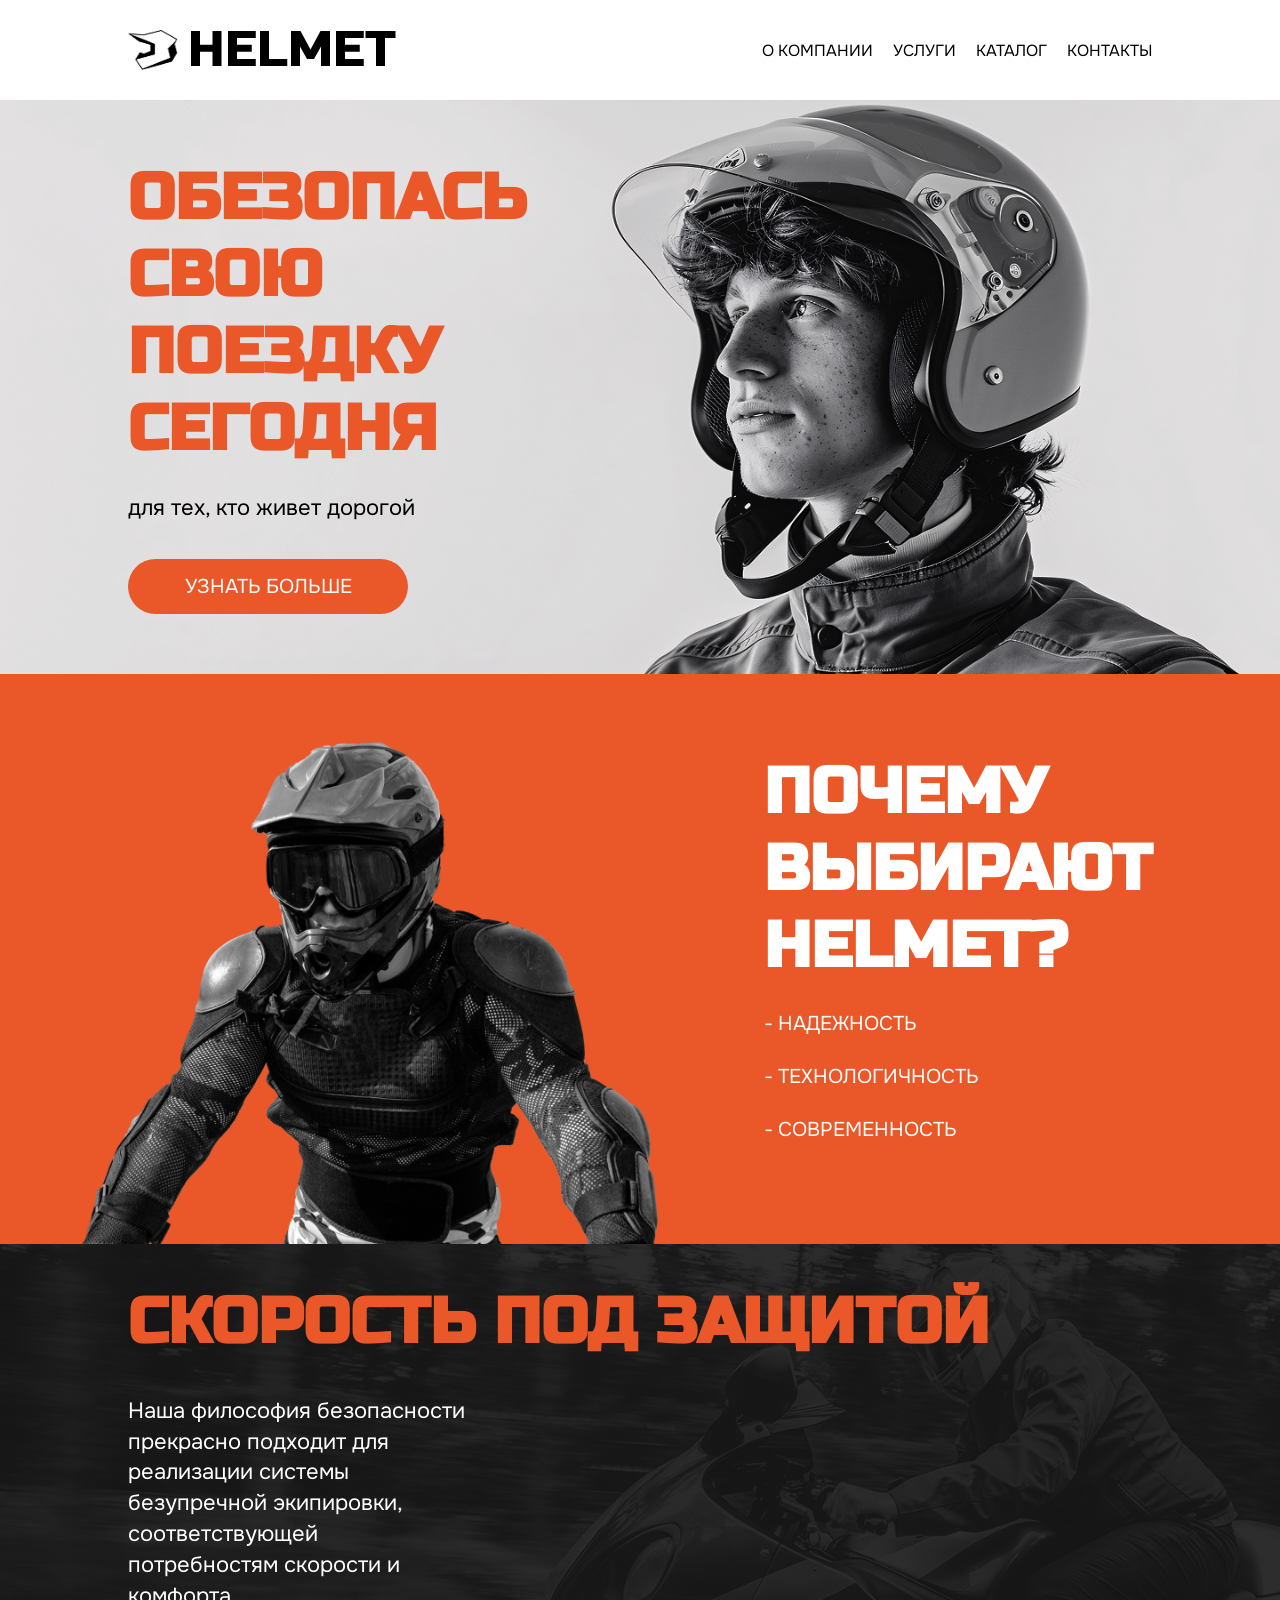
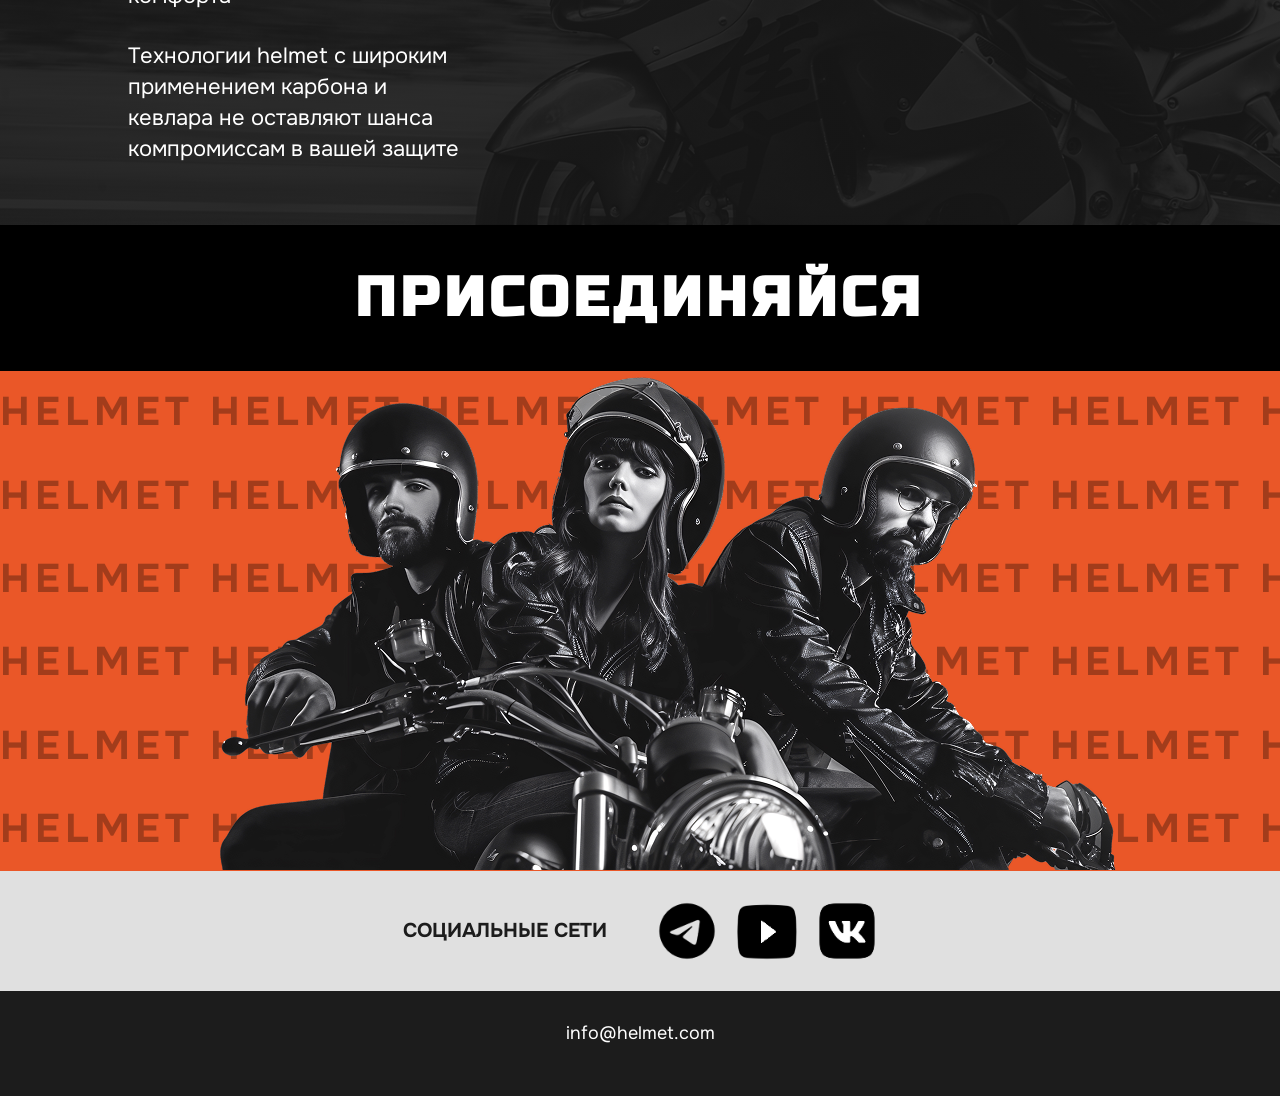
<file: index.html>
<!DOCTYPE html>
<html lang="ru">
<head>
    <meta charset="UTF-8">
    <meta name="viewport" content="width=device-width, initial-scale=1.0">
    <link rel="preconnect" href="https://fonts.googleapis.com">
    <link rel="preconnect" href="https://fonts.gstatic.com" crossorigin>
    <link href="https://fonts.googleapis.com/css2?family=Onest:wght@100..900&display=swap" rel="stylesheet">
    <link href="https://fonts.googleapis.com/css2?family=Russo+One&display=swap" rel="stylesheet">
    <link rel="stylesheet" type="text/css" href="Style1.css">
    <title>О компании</title>
</head>
<body>
    <header>
    <div class="container">
        <a href="index.html">
        <div class="logo">
            <img src="img1/logo 1.png" alt="">
            HELMET
        </div>
        </a>
        <nav class="navigation">
            <ol>
                <li><a href="index2.html">о компании</a></li>
                <li><a href="index6.html">услуги</a></li>
                <li><a href="index3.html">каталог</a></li>
                <li><a href="index7.html">контакты</a></li>
                    </ol>
                 </nav>
            </div>
    </header>
        <section class="section1">
            <div class="container">
                <div class="section1-content">
                <div class="item1">
                        <h1 class="text1_1">ОБЕЗОПАСЬ СВОЮ ПОЕЗДКУ СЕГОДНЯ</h1>
                    </div>
                    <div class="item2">
                        <p class="text2_1">для тех, кто живет дорогой</p>
                    </div>
                    <div class="item3">
                        <a href="index2.html">
                        <button class="btn">узнать больше</button>
                        </a>
                    </div>
                </div>
            </div>                       
        </section>

        <section class="section2">
            <div class="container">
                <div class="section2-content">
                    <div class="item7">
                        <h1 class="text3_1">ПОЧЕМУ ВЫБИРАЮТ HELMET?</h1>
                    </div>
                    <div class="item8">
                        <p>- НАДЕЖНОСТЬ</p>
                    </div>
                    <div class="item9">
                        <p>- ТЕХНОЛОГИЧНОСТЬ</p>
                    </div>
                    <div class="item10">
                        <p>- СОВРЕМЕННОСТЬ</p>
                    </div>
                </div>
            </div>
        </section>

        <section class="section3">
            <div class="container">
                <div class="section3-content">
                    <div class="item4">
                        <h1>СКОРОСТЬ ПОД ЗАЩИТОЙ</h1>
                    </div>
                    <div class="item5">
                        <p>Наша философия безопасности прекрасно подходит для реализации системы безупречной экипировки, соответствующей потребностям скорости и комфорта</p>
                    </div>
                    <div class="item6">
                        <p>Технологии helmet с широким применением карбона и кевлара не оставляют шанса компромиссам в вашей защите</p>
                    </div>
                </div>
            </div>
        </section>

        <section class="section5">
            <div class="black-line">
                <h1 class="title">ПРИСОЕДИНЯЙСЯ</h1>
            </div>
        </section>

        <section class="section6">
            <div class="pattern">
                <div class="pattern-row">HELMET HELMET HELMET HELMET HELMET HELMET HELMET HELMET HELMET HELMET HELMET HELMET HELMET HELMET HELMET HELMET</div>
                <div class="pattern-row">HELMET HELMET HELMET HELMET HELMET HELMET HELMET HELMET HELMET HELMET HELMET HELMET HELMET HELMET HELMET HELMET</div>
                <div class="pattern-row">HELMET HELMET HELMET HELMET HELMET HELMET HELMET HELMET HELMET HELMET HELMET HELMET HELMET HELMET HELMET HELMET</div>
                <div class="pattern-row">HELMET HELMET HELMET HELMET HELMET HELMET HELMET HELMET HELMET HELMET HELMET HELMET HELMET HELMET HELMET HELMET</div>
                <div class="pattern-row">HELMET HELMET HELMET HELMET HELMET HELMET HELMET HELMET HELMET HELMET HELMET HELMET HELMET HELMET HELMET HELMET</div>
                <div class="pattern-row">HELMET HELMET HELMET HELMET HELMET HELMET HELMET HELMET HELMET HELMET HELMET HELMET HELMET HELMET HELMET HELMET</div>
            </div>
        <img src="img1/frame 7.png" alt="Фигуры байкеров" class="bikers-img">
        </section>

        <section class="section7">
            <div class="social-link">
                <p>социальные сети</p>
                <div class="social-icons">
                    <a href="#" class="telegram"> 
                        <img src="img1/ТГ.png" alt="telegram">
                    </a>
                    <a href="#" class="youtube"> 
                        <img src="img1/Ютубе.png" alt="youtube">
                    </a>
                    <a href="#" class="VK"> 
                        <img src="img1/vk.png" alt="VK">
                    </a>
                </div>
            </div>
        </section>

    <footer>
        <div class="container">
            <p>info@helmet.com</p>
        </div>
    </footer>

</body>
</html>
</file>
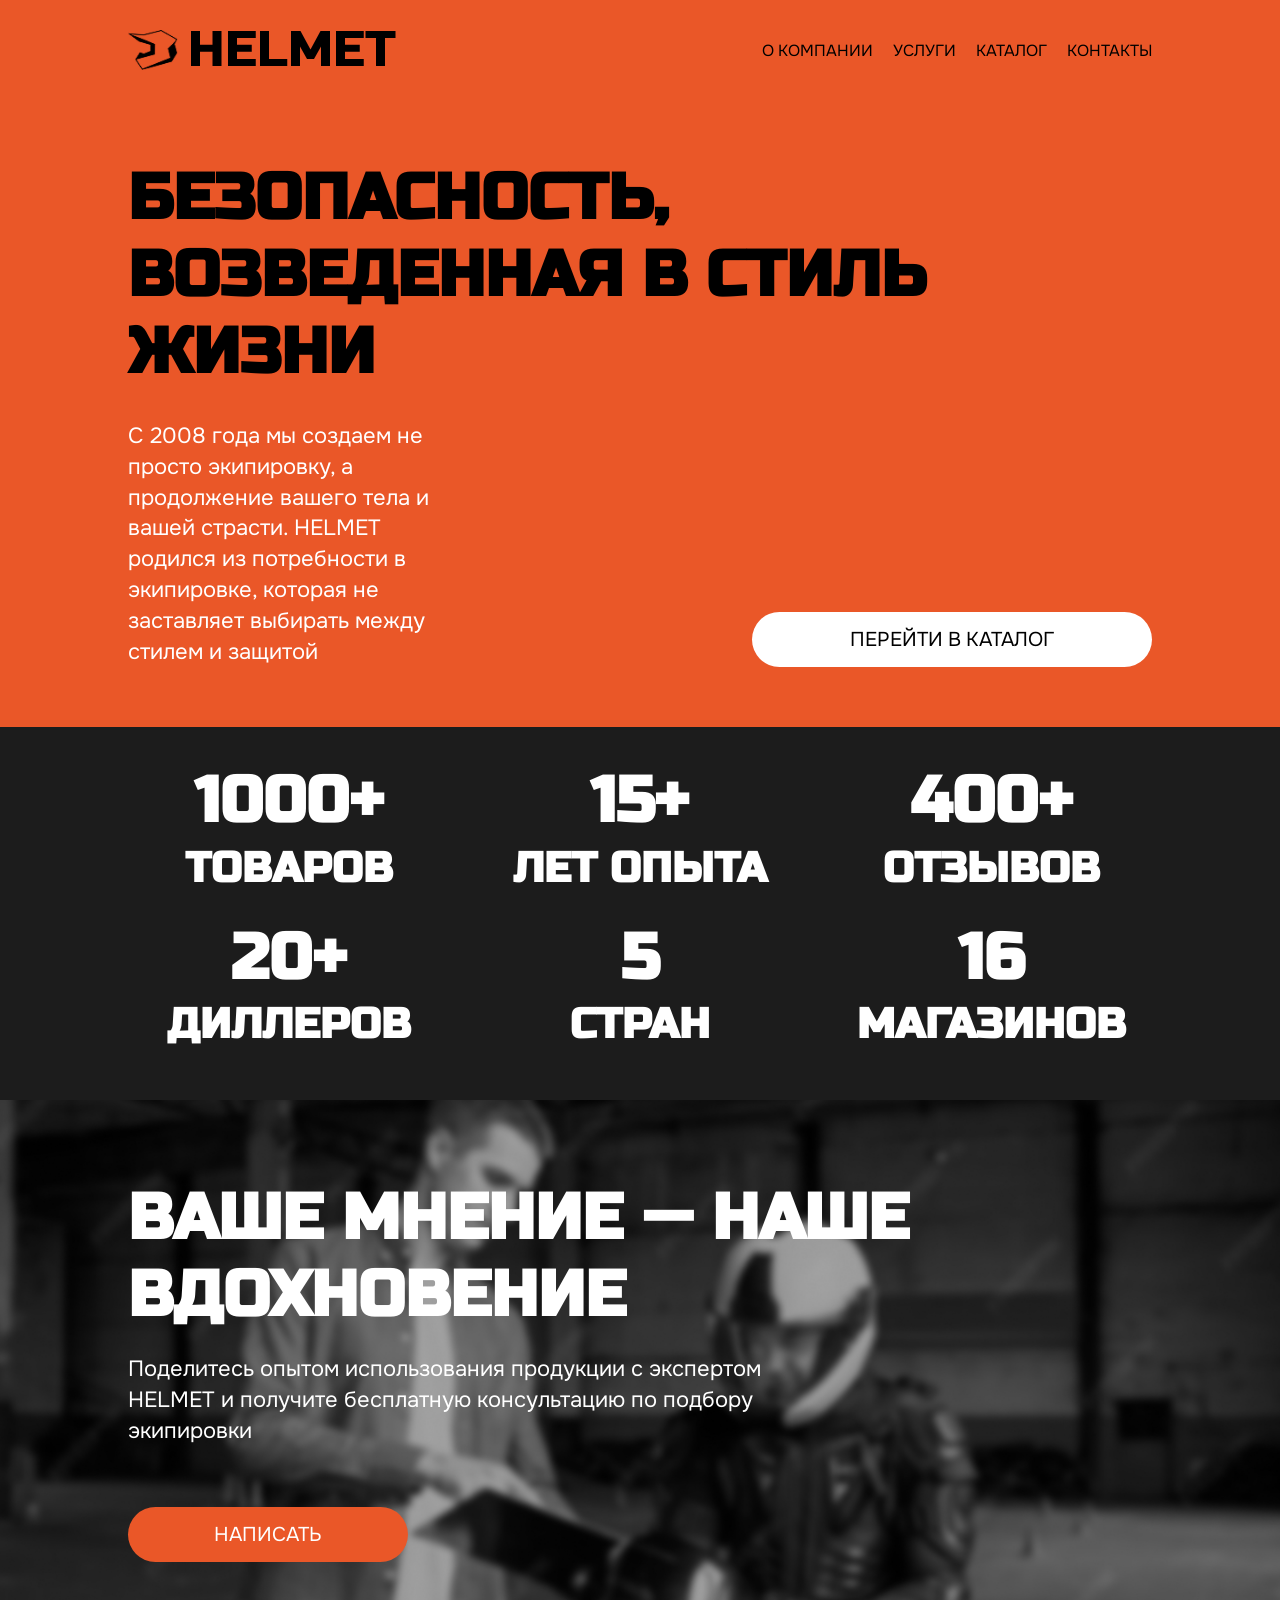
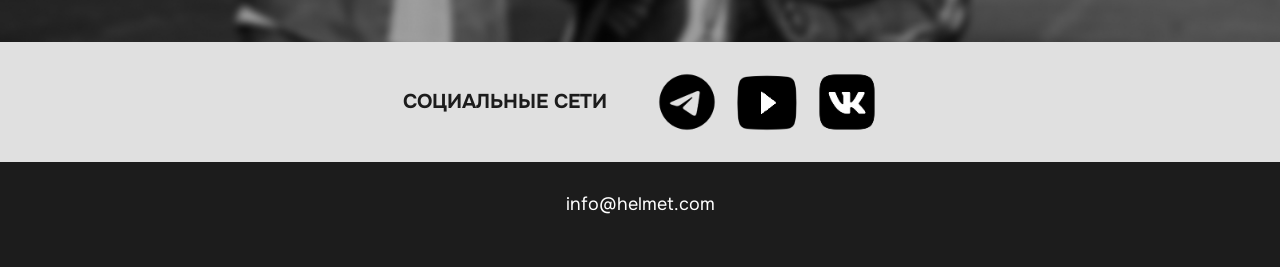
<file: index2.html>
<!DOCTYPE html>
<html lang="ru">
<head>
    <meta charset="UTF-8">
    <meta name="viewport" content="width=device-width, initial-scale=1.0">
    <link rel="preconnect" href="https://fonts.googleapis.com">
    <link rel="preconnect" href="https://fonts.gstatic.com" crossorigin>
    <link href="https://fonts.googleapis.com/css2?family=Onest:wght@100..900&display=swap" rel="stylesheet">
    <link href="https://fonts.googleapis.com/css2?family=Russo+One&display=swap" rel="stylesheet">
    <link rel="stylesheet" type="text/css" href="style2.css">
    <title>О компании</title>
</head>
<body>
        <header>
        <div class="container">
            <a href="index.html">
            <div class="logo">
                <img src="img1/logo 1.png" alt="">
                HELMET
            </div>
            </a>
            <nav class="navigation">
                <ol>
                    <li><a href="index2.html">о компании</a></li>
                    <li><a href="index6.html">услуги</a></li>
                    <li><a href="index3.html">каталог</a></li>
                    <li><a href="index7.html">контакты</a></li>
                        </ol>
                    </nav>
                </div>
        </header>
            <section class="section1">
                <div class="container">
                    <div class="section1-content">
                    <div class="item1">
                            <h1 class="text1_1">безопасность, возведенная в стиль жизни</h1>
                        </div>
                        <div class="item2">
                            <p class="text2_1">С 2008 года мы создаем не просто экипировку,  а продолжение вашего тела и вашей страсти. HELMET родился из потребности в экипировке, которая не заставляет выбирать между стилем и защитой</p>
                        </div>
                        <div class="item3">
                            <a href="Index3.html">
                            <button class="btn">Перейти в каталог</button>
                            </a>
                        </div>
                    </div>
                </div>                       
            </section>
            <section class="section2">
            <div class="container stats-grid">
                <div class="stat-item">
                    <h2>1000+</h2>
                    <h4>товаров</h4>
                </div>
                 <div class="stat-item">
                    <h2>15+</h2>
                    <h4>лет опыта</h4>
                </div>
                <div class="stat-item">
                    <h2>400+</h2>
                    <h4>отзывов</h4>
                </div>
                <div class="stat-item">
                    <h2>20+</h2>
                    <h4> диллеров</h4>
                </div>
                <div class="stat-item">
                    <h2>5</h2>
                    <h4>стран</h4>
                </div>
                <div class="stat-item">
                    <h2>16</h2>
                    <h4>магазинов</h4>
                </div>
            </div>
        </section>

        <section class="section3">
            <div class="container">
                <h3>ВАШЕ МНЕНИЕ — НАШЕ ВДОХНОВЕНИЕ</h3>
                <p>Поделитесь опытом использования продукции с экспертом HELMET и получите бесплатную консультацию по подбору экипировки</p>
                <button class="btn2">Написать</button>
            </div>
        </section>

        <section class="section4">
            <div class="social-link">
                <p>социальные сети</p>
                <div class="social-icons">
                    <a href="#" class="telegram"> 
                        <img src="img1/ТГ.png" alt="telegram">
                    </a>
                    <a href="#" class="youtube"> 
                        <img src="img1/Ютубе.png" alt="youtube">
                    </a>
                    <a href="#" class="VK"> 
                        <img src="img1/vk.png" alt="VK">
                    </a>
                </div>
            </div>
        </section>

    <footer>
        <div class="container">
            <p>info@helmet.com</p>
        </div>
    </footer>

</body>
</html>
</file>
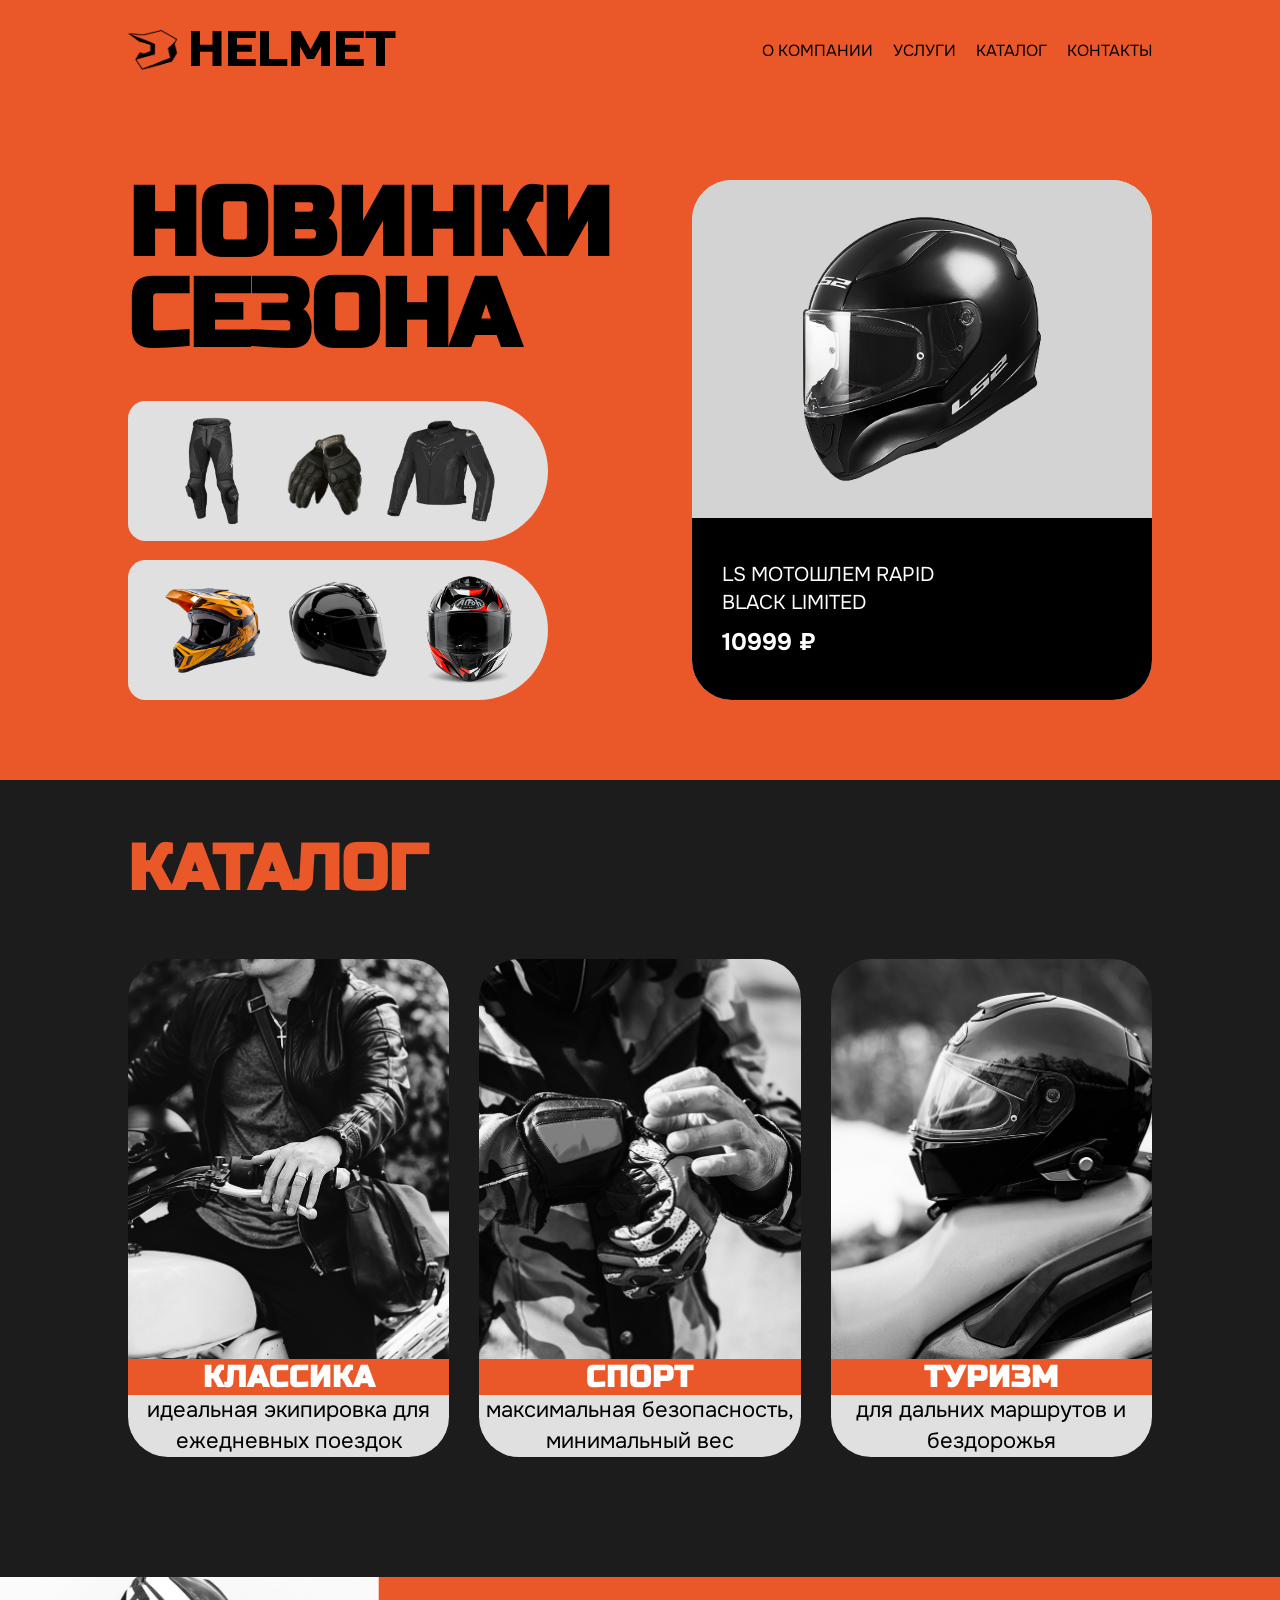
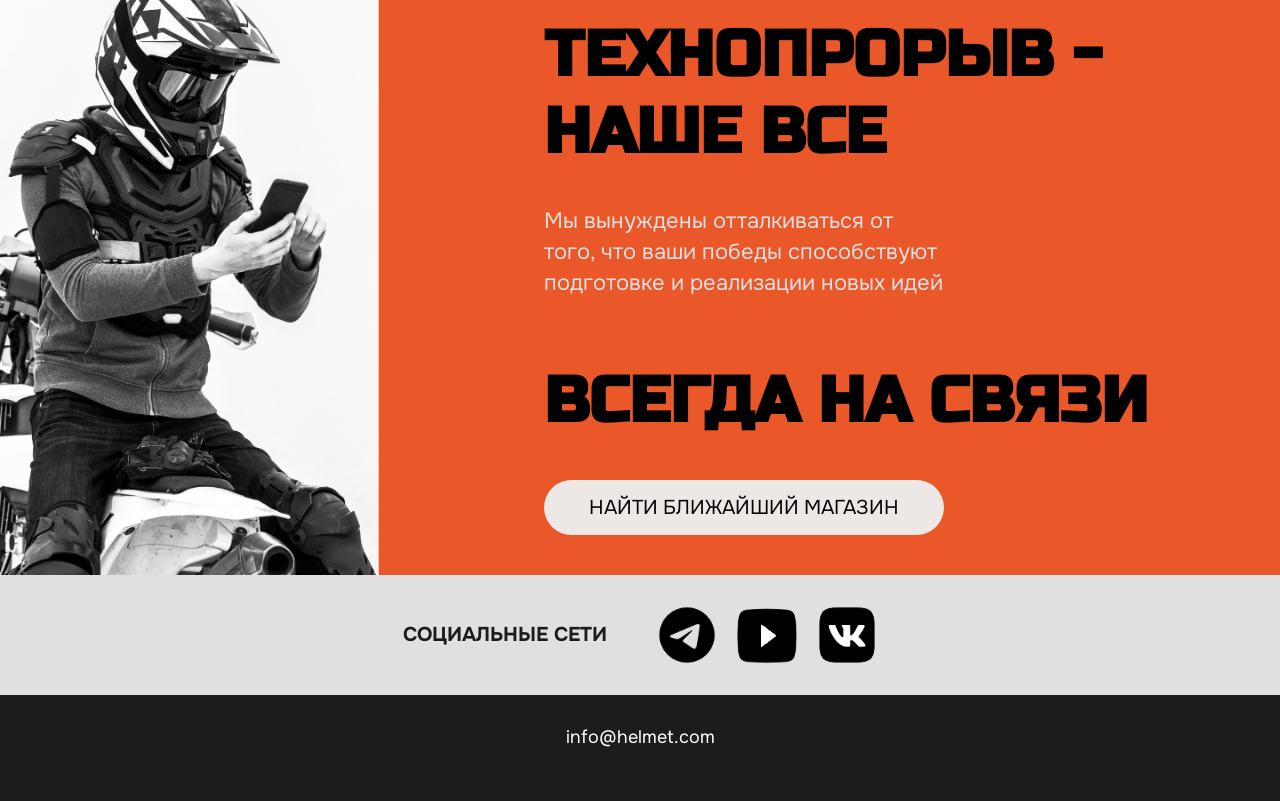
<file: index3.html>
<!DOCTYPE html>
<html lang="ru">
<head>
    <meta charset="UTF-8">
    <meta name="viewport" content="width=device-width, initial-scale=1.0">
    <link rel="preconnect" href="https://fonts.googleapis.com">
    <link rel="preconnect" href="https://fonts.gstatic.com" crossorigin>
    <link href="https://fonts.googleapis.com/css2?family=Onest:wght@100..900&display=swap" rel="stylesheet">
    <link href="https://fonts.googleapis.com/css2?family=Russo+One&display=swap" rel="stylesheet">
    <link rel="stylesheet" type="text/css" href="style3.css">
    <title>Каталог</title>
</head>
<body>
    <header>
    <div class="container">
        <a href="index.html">
        <div class="logo">
            <img src="img1/logo 1.png" alt="">
            HELMET
        </div>
        </a>
        <nav class="navigation">
            <ol>
                <li><a href="index2.html">о компании</a></li>
                <li><a href="index6.html">услуги</a></li>
                <li><a href="index3.html">каталог</a></li>
                <li><a href="index7.html">контакты</a></li>
                    </ol>
                 </nav>
            </div>
    </header>

        <section class="section1">
            <div class="container section1-wrapper">
                <div class="section1-left">
                    <h1 class="section1-title">
                        НОВИНКИ<br>СЕЗОНА
                    </h1>
                    <div class="mini-card">
                        <img src="img1/Экип 3.png" alt="">
                        <img src="img1/Экпи 2.png" alt="">
                        <img src="img1/Экип 1.png" alt="">
                    </div>
                    <div class="mini-card">
                        <img src="img1/Шлем 1.png" alt="">
                        <img src="img1/Шлем 2.png" alt="">
                        <img src="img1/шлем 3.png" alt="">
                    </div>
                </div>

                <a href="index5.html">
                <div class="product-card">
                    <div class="product-img">
                        <img src="img1/мотошлем.png" alt="helmet">
                    </div>

                    <div class="product-info">
                        <p>LS МОТОШЛЕМ RAPID<br>BLACK LIMITED</p>
                        <span>10999 ₽</span>
                    </div>
                </div>
                </a>

            </div>
        </section>

        <section class="section2">
            <div class="container">
                <h1 class="catalog-title">КАТАЛОГ</h1>
                <div class="catalog-grid">
                    <div class="catalog-item">
                        <div class="catalog-img">
                            <img src="img1/классика.png" alt="классика">
                        </div>
                        <div class="catalog-info">
                            <h3>КЛАССИКА</h3>
                            <p>идеальная экипировка для ежедневных поездок</p>
                        </div>
                    </div>

                    <div class="catalog-item">
                        <div class="catalog-img">
                            <img src="img1/спорт.png" alt="спорт">
                        </div>
                        <div class="catalog-info">
                            <h3>СПОРТ</h3>
                            <p>максимальная безопасность, минимальный вес</p>
                        </div>
                    </div>

                    <div class="catalog-item">
                        <div class="catalog-img">
                            <img src="img1/туризм.png" alt="туризм">
                        </div>
                        <div class="catalog-info">
                            <h3>ТУРИЗМ</h3>
                            <p>для дальних маршрутов и бездорожья</p>
                        </div>
                    </div>
                </div>
            </div>
        </section>

        <section class="section3">
            <div class="container">
                <div class="section3-content">
                    <div class="item5">
                        <h1>ТЕХНОПРОРЫВ - наше все</h1>
                    </div>
                    <div class="item6">
                        <p>Мы вынуждены отталкиваться от того, что ваши победы способствуют подготовке и реализации новых идей</p>
                    </div>
                    <div class="item7">
                        <h1>ВСЕГДА НА СВЯЗИ</h1>
                    </div>
                    <div class="item8">
                        <a href="index7.html">
                        <button class="btn">Найти ближайший магазин</button>
                        </a>
                    </div>
                </div>
            </div>
        </section>

      
        <section class="section7">
            <div class="social-link">
                <p>социальные сети</p>
                <div class="social-icons">
                    <a href="#" class="telegram"> 
                        <img src="img1/ТГ.png" alt="telegram">
                    </a>
                    <a href="#" class="youtube"> 
                        <img src="img1/Ютубе.png" alt="youtube">
                    </a>
                    <a href="#" class="VK"> 
                        <img src="img1/vk.png" alt="VK">
                    </a>
                </div>
            </div>
        </section>

    <footer>
        <div class="container">
            <p>info@helmet.com</p>
        </div>
    </footer>

</body>
</html>
</file>
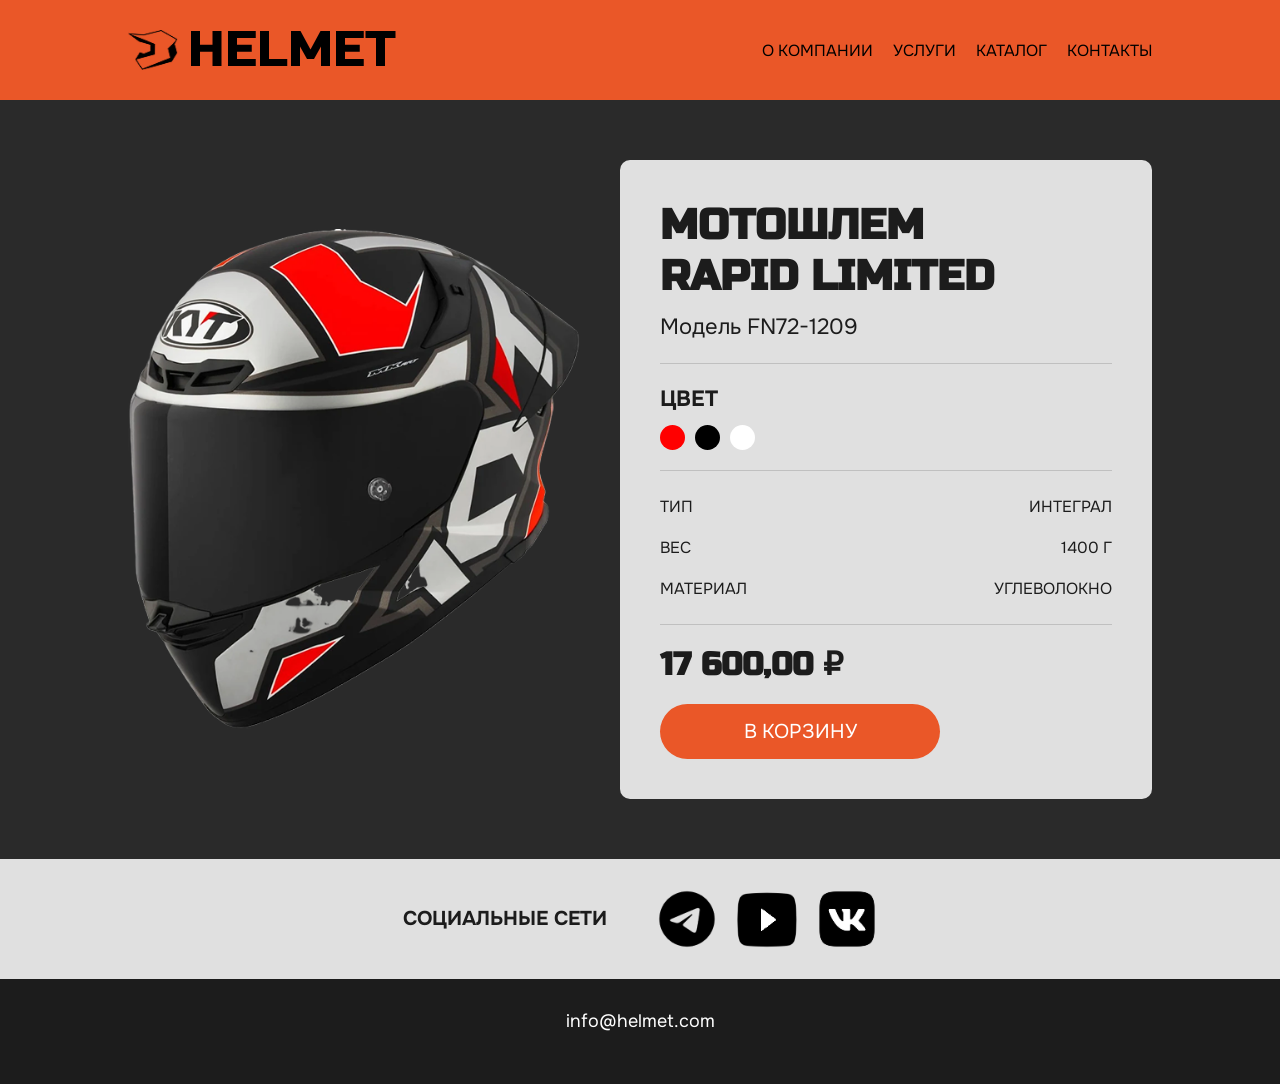
<file: index4.html>
<!DOCTYPE html>
<html lang="ru">
<head>
    <meta charset="UTF-8">
    <meta name="viewport" content="width=device-width, initial-scale=1.0">
    <link rel="preconnect" href="https://fonts.googleapis.com">
    <link rel="preconnect" href="https://fonts.gstatic.com" crossorigin>
    <link href="https://fonts.googleapis.com/css2?family=Onest:wght@100..900&display=swap" rel="stylesheet">
    <link href="https://fonts.googleapis.com/css2?family=Russo+One&display=swap" rel="stylesheet">
    <link rel="stylesheet" type="text/css" href="style4.css">
    <title>Карточка товара</title>
</head>
<body>
        <header>
        <div class="container">
            <a href="index.html">
            <div class="logo">
                <img src="img1/logo 1.png" alt="">
                HELMET
            </div>
            </a>
            <nav class="navigation">
                <ol>
                    <li><a href="index2.html">о компании</a></li>
                    <li><a href="index6.html">услуги</a></li>
                    <li><a href="index3.html">каталог</a></li>
                    <li><a href="index7.html">контакты</a></li>
                        </ol>
                    </nav>
                </div>
        </header>
            <section class="section1">
                <div class="container section1-wrapper">
                    <div class="product-image">
                        <img src="img1/image 16.png" alt="helmet">
                    </div>
                    <div class="product-info">
                        <h2>мотошлем<br>rapid limited</h2>
                        <p class="model">Модель FN72-1209</p>
                        <div class="divider"></div>
                        <p class="label">цвет</p>
                        <div class="colors">
                            <span class="color red"></span>
                            <span class="color black"></span>
                            <span class="color white"></span>
                        </div>
                        <div class="divider"></div>
                        <div class="specs">
                            <div><span>тип</span><span>интеграл</span></div>
                            <div><span>вес</span><span>1400 г</span></div>
                            <div><span>материал</span><span>углеволокно</span></div>
                        </div>
                        <div class="divider"></div>
                        <h4 class="price">17 600,00 ₽</h4>
                        <button class="btn2">в корзину</button>
                    </div>
                </div>
            </section>
                    
                    

        <section class="section4">
            <div class="social-link">
                <p>социальные сети</p>
                <div class="social-icons">
                    <a href="#" class="telegram"> 
                        <img src="img1/ТГ.png" alt="telegram">
                    </a>
                    <a href="#" class="youtube"> 
                        <img src="img1/Ютубе.png" alt="youtube">
                    </a>
                    <a href="#" class="VK"> 
                        <img src="img1/vk.png" alt="VK">
                    </a>
                </div>
            </div>
        </section>

    <footer>
        <div class="container">
            <p>info@helmet.com</p>
        </div>
    </footer>

</body>
</html>
</file>
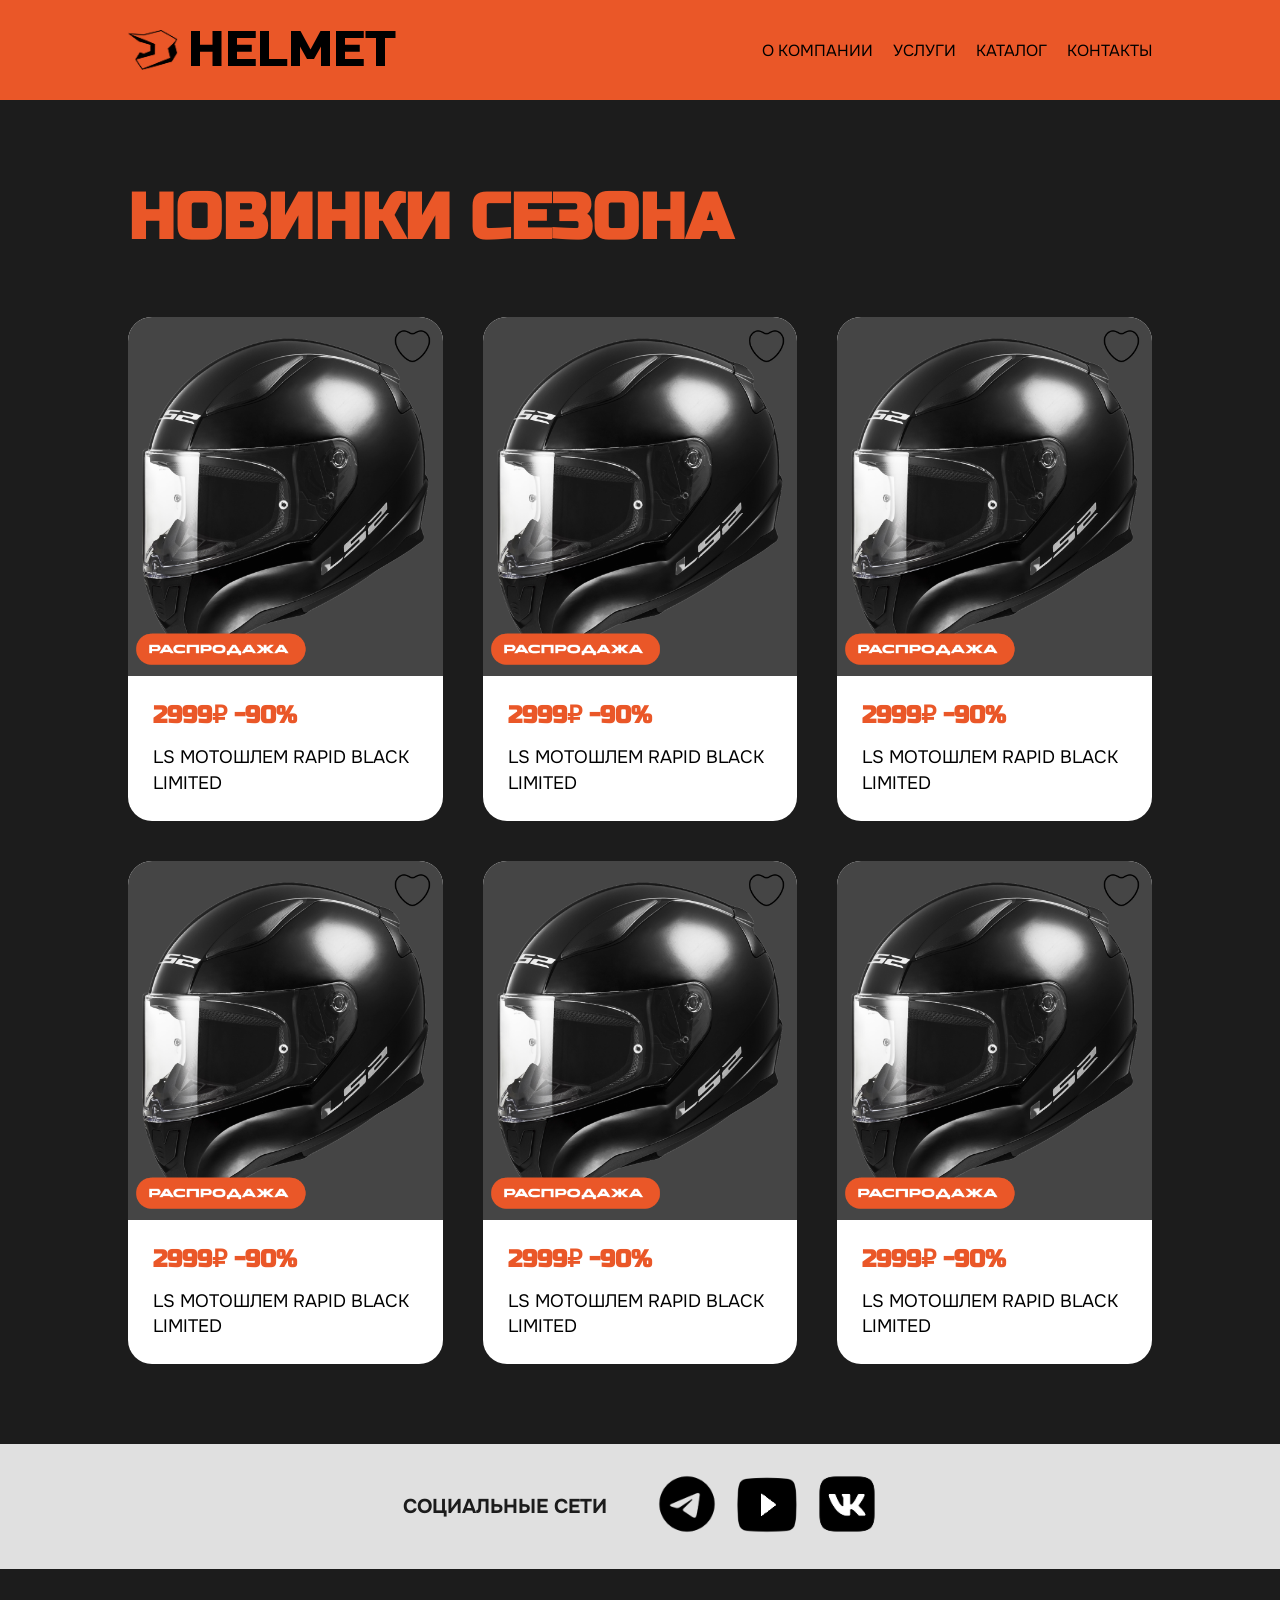
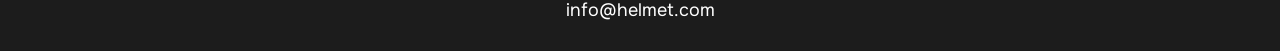
<file: index5.html>
<!DOCTYPE html>
<html lang="ru">
<head>
    <meta charset="UTF-8">
    <meta name="viewport" content="width=device-width, initial-scale=1.0">
    <link rel="preconnect" href="https://fonts.googleapis.com">
    <link rel="preconnect" href="https://fonts.gstatic.com" crossorigin>
    <link href="https://fonts.googleapis.com/css2?family=Onest:wght@100..900&display=swap" rel="stylesheet">
    <link href="https://fonts.googleapis.com/css2?family=Russo+One&display=swap" rel="stylesheet">
    <link rel="stylesheet" href="style5.css">
    <title>Новинки сезона</title>
    
</head>

<body>

<header>
    <div class="container">

        <a href="index.html">
            <div class="logo">
                <img src="img1/logo 1.png" alt="">
                HELMET
            </div>
        </a>

        <nav class="navigation">
            <ol>
                <li><a href="index2.html">о компании</a></li>
                <li><a href="index6.html">услуги</a></li>
                <li><a href="index3.html">каталог</a></li>
                <li><a href="index7.html">контакты</a></li>
            </ol>
        </nav>

    </div>
</header>


<section class="section1">
    <div class="container">

        <h1 class="section-title">
            НОВИНКИ СЕЗОНА
        </h1>

        <div class="catalog-grid">

            <article class="card">
                <a href="index4.html">
                    <img src="img1/Шлем.png" alt="">
                    <div class="card-content">
                        <h3 class="price">2999₽ -90%</h3>
                        <p>LS Мотошлем RAPID black limited</p>
                    </div>
                </a>
            </article>

            <article class="card">
                <a href="index4.html">
                    <img src="img1/Шлем.png" alt="">
                    <div class="card-content">
                        <h3 class="price">2999₽ -90%</h3>
                        <p>LS Мотошлем RAPID black limited</p>
                    </div>
                </a>
            </article>

            <article class="card">
                <a href="index4.html">
                    <img src="img1/Шлем.png" alt="">
                    <div class="card-content">
                        <h3 class="price">2999₽ -90%</h3>
                        <p>LS Мотошлем RAPID black limited</p>
                    </div>
                </a>
            </article>

            <article class="card">
                <a href="index4.html">
                    <img src="img1/Шлем.png" alt="">
                    <div class="card-content">
                        <h3 class="price">2999₽ -90%</h3>
                        <p>LS Мотошлем RAPID black limited</p>
                    </div>
                </a>
            </article>

            <article class="card">
                <a href="index4.html">
                    <img src="img1/Шлем.png" alt="">
                    <div class="card-content">
                        <h3 class="price">2999₽ -90%</h3>
                        <p>LS Мотошлем RAPID black limited</p>
                    </div>
                </a>
            </article>

            <article class="card">
                <a href="index4.html">
                    <img src="img1/Шлем.png" alt="">
                    <div class="card-content">
                        <h3 class="price">2999₽ -90%</h3>
                        <p>LS Мотошлем RAPID black limited</p>
                    </div>
                </a>
            </article>

        </div>

    </div>
</section>


<section class="section7">
    <div class="social-link">

        <p>социальные сети</p>

        <div class="social-icons">
            <a href="#">
                <img src="img1/ТГ.png" alt="">
            </a>

            <a href="#">
                <img src="img1/ют.png" alt="">
            </a>

            <a href="#">
                <img src="img1/вка.png" alt="">
            </a>
        </div>

    </div>
</section>


<footer>
    <div class="container">
        <p>info@helmet.com</p>
    </div>
</footer>

</body>
</html>
</file>
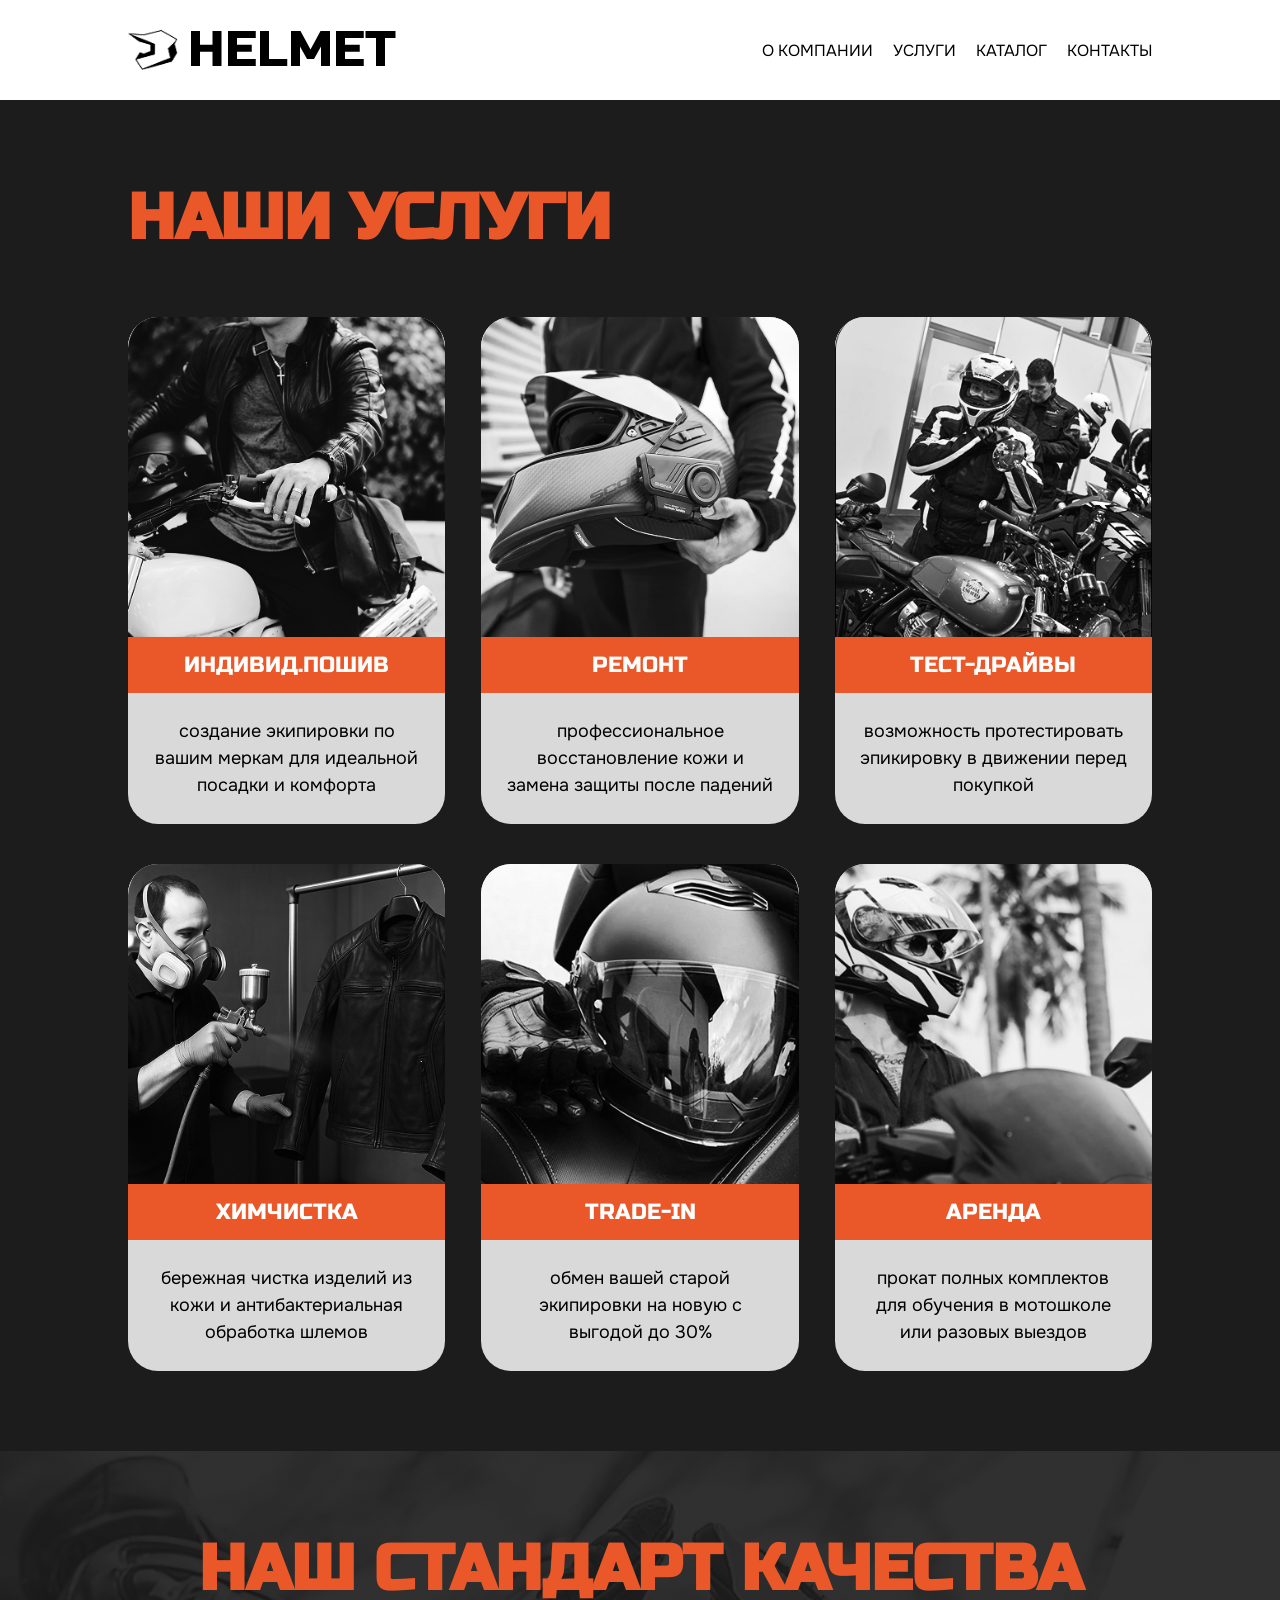
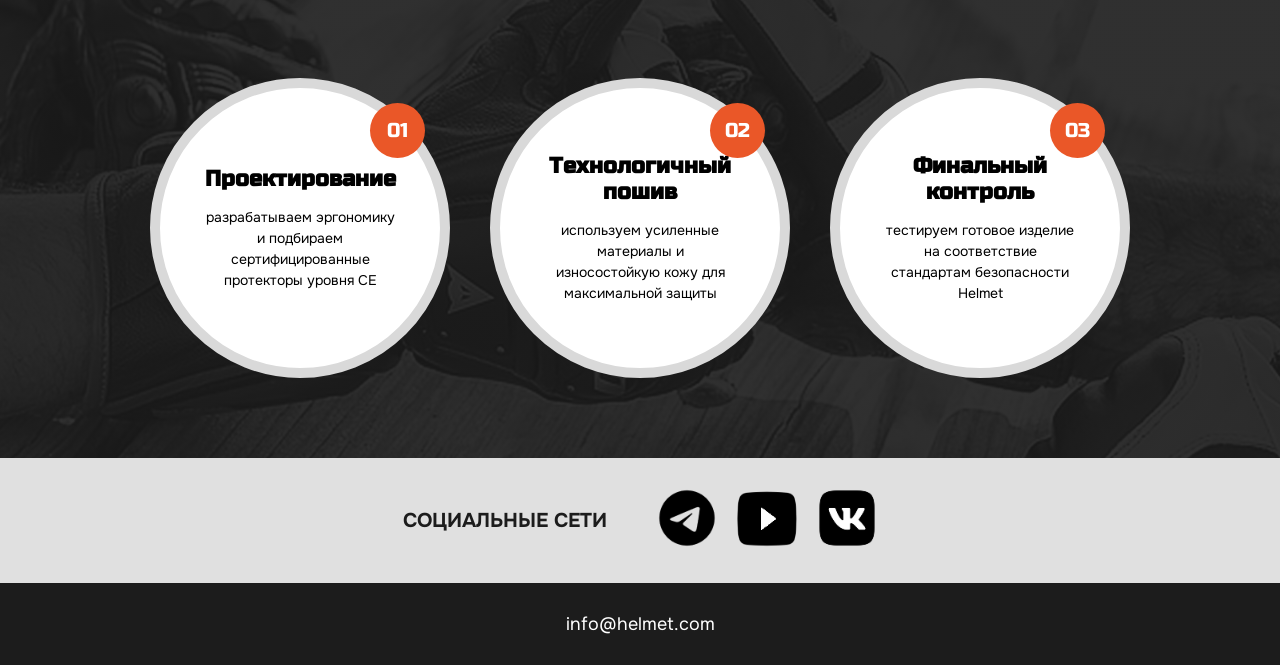
<file: index6.html>
<!DOCTYPE html>
<html lang="en">
<head>
    <meta charset="UTF-8">
    <meta name="viewport" content="width=device-width, initial-scale=1.0">
    <link href="https://fonts.googleapis.com/css2?family=Audiowide&display=swap" rel="stylesheet">
    <link href="https://fonts.googleapis.com/css2?family=Onest:wght@100..900&display=swap" rel="stylesheet">
    <link href="https://fonts.googleapis.com/css2?family=Russo+One&display=swap" rel="stylesheet">
    <link rel="stylesheet" type="text/css" href="style6.css">
    <title>НАШИ УСЛУГИ</title>
</head>
<body>
    <header>
        <div class="container"> 
        <div class="header-flex">
            <a href="index.html">
                <div class="logo">
                    <img src="img1/logo 1.png" alt="шлем">HELMET
                </div>
                </a>
                <nav class="navigation">
                    <ol>
                        <li><a href="index2.html">О компании</a></li>
                        <li><a href="index6.html">Услуги</a></li>
                        <li><a href="index3.html">Каталог</a></li>
                        <li><a href="index7.html">Контакты</a></li>
                    </ol>
                </nav>
            </div>
        </div>
    </header>

        <section class="services">
            <div class="container">
                <h1 class="services-title">НАШИ УСЛУГИ</h1>
                <div class="services-flex">
                    <div class="service-card">
                        <div class="service-image">
                            <img src="img1/инд пошив.jpg" alt="Пошив">
                        </div>
                        <div class="service-info">
                            <div class="service-label">индивид.пошив</div>
                            <p class="SP">создание экипировки по вашим меркам для идеальной посадки и комфорта</p>
                        </div>
                    </div>

                    <div class="service-card">
                        <div class="service-image">
                            <img src="img1/ремонт.jpg" alt="ремонт">
                        </div>
                        <div class="service-info">
                            <div class="service-label">ремонт</div>
                            <p class="SP">профессиональное восстановление кожи и замена защиты после падений</p>
                        </div>
                    </div>

                    <div class="service-card">
                        <div class="service-image">
                            <img src="img1/тестик.jpg" alt="тест драйвы">
                        </div>
                        <div class="service-info">
                            <div class="service-label">тест-драйвы</div>
                            <p class="SP">возможность протестировать эпикировку в движении перед покупкой</p>
                        </div>
                    </div>

                    <div class="service-card">
                        <div class="service-image">
                            <img src="img1/химчистка.jpg" alt="химчистка">
                        </div>
                        <div class="service-info">
                            <div class="service-label">химчистка</div>
                            <p class="SP">бережная чистка изделий из кожи и антибактериальная обработка шлемов</p>
                        </div>
                    </div>

                    <div class="service-card">
                        <div class="service-image">
                            <img src="img1/тред.jpg" alt="трейд ин">
                        </div>
                        <div class="service-info">
                            <div class="service-label">trade-in</div>
                            <p class="SP">обмен вашей старой экипировки на новую с выгодой до 30%</p>
                        </div>
                    </div>

                    <div class="service-card">
                        <div class="service-image">
                            <img src="img1/аренда.jpg" alt="аренда">
                        </div>
                        <div class="service-info">
                            <div class="service-label">аренда</div>
                            <p class="SP">прокат полных комплектов для обучения в мотошколе или разовых выездов</p>
                        </div>
                    </div>
                </div>
            </div>
        </section>

        <section class="quality-section">
            <div class="container">
                <div class="status-plate">
                    <h2>НАШ СТАНДАРТ КАЧЕСТВА</h2>
                </div>

                <div class="circles-wrapper">
                    <div class="circle-item">
                        <span class="circle-number">01</span>
                        <div class="circle-content">
                            <h2>Проектирование</h2>
                            <p>разрабатываем эргономику и подбираем сертифицированные протекторы уровня CE</p>
                        </div>
                    </div>

                    <div class="circle-item">
                        <span class="circle-number">02</span>
                        <div class="circle-content">
                            <h2>Технологичный пошив</h2>
                            <p>используем усиленные материалы и износостойкую кожу для максимальной защиты</p>
                        </div>
                    </div>

                    <div class="circle-item">
                        <span class="circle-number">03</span>
                        <div class="circle-content">
                            <h2>Финальный контроль</h2>
                            <p>тестируем готовое изделие на соответствие стандартам безопасности Helmet</p>
                        </div>
                    </div>
                </div>
        </section>

        <section class="section4">
            <div class="social-link">
                <p>социальные сети</p>
                <div class="social-icons">
                    <a href="#" class="telegram"> 
                        <img src="img1/ТГ.png" alt="telegram">
                    </a>
                    <a href="#" class="youtube"> 
                        <img src="img1/ют.png" alt="youtube">
                    </a>
                    <a href="#" class="VK"> 
                        <img src="img1/вка.png" alt="VK">
                    </a>
                </div>
            </div>
        </section>

    <footer>
        <div class="container">
            <p>info@helmet.com</p>
        </div>
    </footer>
</body>
</html>
</file>
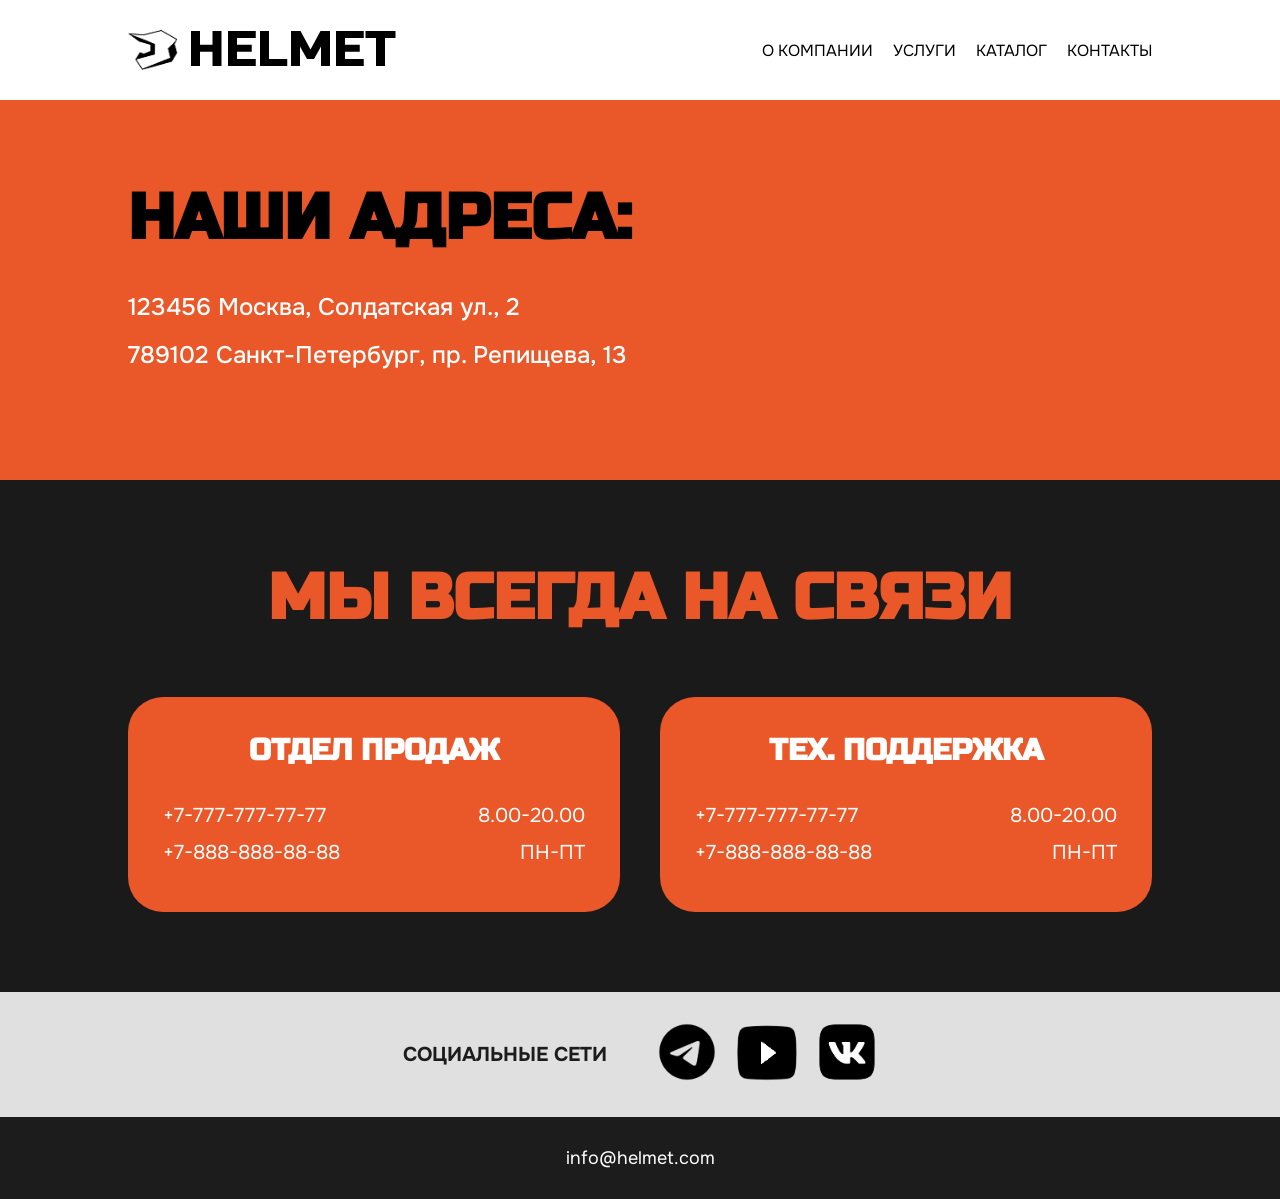
<file: index7.html>
<!DOCTYPE html>
<html lang="ru">
<head>
    <meta charset="UTF-8">
    <meta name="viewport" content="width=device-width, initial-scale=1.0">
    <link rel="preconnect" href="https://fonts.googleapis.com">
    <link rel="preconnect" href="https://fonts.gstatic.com" crossorigin>
    <link href="https://fonts.googleapis.com/css2?family=Onest:wght@100..900&display=swap" rel="stylesheet">
    <link href="https://fonts.googleapis.com/css2?family=Russo+One&display=swap" rel="stylesheet">
    <link rel="stylesheet" type="text/css" href="style7.css">
    <title>Адреса</title>
</head>
<body>
 <header>
        <div class="container"> 
        <div class="header-flex">
            <a href="index.html">
                <div class="logo">
                    <img src="img1/logo 1.png" alt="шлем">HELMET
                </div>
                </a>
                <nav class="navigation">
                    <ol>
                        <li><a href="index2.html">О компании</a></li>
                        <li><a href="index6.html">Услуги</a></li>
                        <li><a href="index3.html">Каталог</a></li>
                        <li><a href="index7.html">Контакты</a></li>
                    </ol>
                </nav>
            </div>
        </div>
    </header>

            <section class="section1">
                <div class="container">
                    <div class="section1-content">
                    <div class="item1">
                        <h1 class="text1_1">НАШИ АДРЕСА:</h1>
                    </div>
                    <div class="item2">
                        <p class="text2_1">123456 Москва, Солдатская ул., 2</p>
                        <p class="text2_1">789102 Санкт-Петербург, пр. Репищева, 13</p>
                    </div>
                    <div class="map-wrapper">
                    <script type="text/javascript" charset="utf-8" async src="https://api-maps.yandex.ru/services/constructor/1.0/js/?um=constructor%3A9a2aa0ef1f9f3f71d26ce553e5c14dd53c7da16dfb2cf6fdcf67ca2b7b583785&amp;width=320&amp;height=263&amp;lang=ru_RU&amp;scroll=true"></script>
                </div>
            </section>

            <section class="section2">
                <div class="container">
                    <h2>МЫ ВСЕГДА НА СВЯЗИ</h2>
                    <div class="cards-wrapper">
                        <div class="contact-card">
                            <h3 class="card-title">ОТДЕЛ ПРОДАЖ</h3>
                            <div class="card-body">
                                <div class="card-left">
                                    <p>+7-777-777-77-77</p>
                                    <p>+7-888-888-88-88</p>
                                </div>
                                <div class="card-right">
                                    <p>8.00-20.00</p>
                                    <p>ПН-ПТ</p>
                                </div>
                            </div>
                        </div>

                        <div class="contact-card">
                                <h3 class="card-title">ТЕХ. ПОДДЕРЖКА</h3>
                                <div class="card-body">
                                   <div class="card-left"> 
                                    <p>+7-777-777-77-77</p>
                                    <p>+7-888-888-88-88</p>
                                </div>
                                <div class="card-right">
                                    <p>8.00-20.00</p>
                                    <p>ПН-ПТ</p>
                                </div>
                        </div>
                    </div>
                </div>
            </section>
            
        <section class="section7">
            <div class="social-link">
                <p>социальные сети</p>
                <div class="social-icons">
                    <a href="#" class="telegram"> 
                        <img src="img1/ТГ.png" alt="telegram">
                    </a>
                    <a href="#" class="youtube"> 
                        <img src="img1/Ютубе.png" alt="youtube">
                    </a>
                    <a href="#" class="VK"> 
                        <img src="img1/vk.png" alt="VK">
                    </a>
                </div>
            </div>
        </section>

    <footer>
        <div class="container">
            <p>info@helmet.com</p>
        </div>
    </footer>
</body>
</html>
</file>
<file: Style1.css>
.russo-one-regular {
  font-family: "Russo One", sans-serif;
  font-weight: 400;
  font-style: normal;
}

.onest-uniquifier {
  font-family: "Onest", sans-serif;
  font-optical-sizing: auto;
  font-weight: 400;
  font-style: normal;
}

body {
  background-color: #1C1C1C;
  color: #DFDDDE;
  min-height: 100vh;
  margin: 0;
  padding: 0;
  font-family: "Onest", sans-serif;
}

* {
  margin: 0;
  padding: 0;
  box-sizing: border-box;
  scroll-behavior: smooth;
}

a{
  text-decoration: none;
}

h1 {
  font-family: "Russo One", sans-serif;
  font-size: 64px;
  text-transform: uppercase;
  margin-bottom: 20px;
  color: inherit;
}
h2 {
  font-family: "Russo One", sans-serif;
  font-size: 64px;
  text-transform: uppercase;
  margin-bottom: 10px;
  color: inherit;
}

h3 {
  font-family: "Russo One", sans-serif;
  font-size: 64px;
  text-transform: uppercase;
  margin-bottom: 20px;
  color: inherit;
}

h4 {
  font-family: "Russo One", sans-serif;
  font-size: 42px;
  text-transform: uppercase;
  margin-bottom: 10px;
  color: inherit;
}

p {
  font-family: "Onest", sans-serif;
  font-size: 20px;
  margin-bottom: 20px;
  color: inherit;
  line-height: 1.4;
}

.container {
  margin: 0 auto;
  width: 80%; 
  max-width: 1200px;
}

.logo {
  display: flex;
  align-items: center;
  font-family: "Russo One", sans-serif;
  font-size: 50px;
  text-transform: uppercase;
  color: #000000;
}

.logo img{
    height: 40px;
    margin-right: 10px;
}

nav ol {
  list-style-type: none;
  display: flex;
  gap: 20px;
}
nav a {
  text-decoration: none;
  color: #000000;
  font-size: 16px;
  font-family: "Onest", sans-serif;
  text-transform: uppercase;
}
nav a:hover {
  color: #EA5728;
}


.btn:hover {
  background-color: #1C1C1C;
  color: #EA5728;
}

.btn {
  width: 280px;
  height: 55px;
  background-color: #EA5728;
  color: white;
  border: none;
  border-radius: 32px;
  cursor: pointer;
  font-family: "Onest", sans-serif;
  font-size: 20px;
  text-transform: uppercase;
  transition: 0.5s;
  margin-left: 0;
  display: block;
}

.btn2:hover {
  background-color: #1C1C1C;
  color: #EA5728;
}

header {
  background-color: #ffffff;
  padding: 20px 0;
}
header .container {
  display: flex;
  flex-wrap: wrap;
  justify-content: space-between;
  align-items: center;
}

.section1 {
  background-image: url(img1/framme.png);
  background-size: cover;
  background-position: center;
  background-repeat: no-repeat;
  padding: 60px 0;
}
.section1 .section1-content {
display: grid;
grid-template-columns: repeat(3,1fr);
grid-template-rows: repeat(2,1fr) repeat(2,0,3fr);
gap: 5px;
}

.item1 {
    grid-area: 1/1/3/2;
}

.item2 {
    grid-area: 3/1/4/2;
    align-content: center;
}

.item3 {
  grid-area: 4/1/5/2;
  align-content: left;
  text-align: left;
  display: block;
  padding-left: 0;
  margin-left: 0;
}

.section1 h1.text1_1 {
  font-size: 64px;
  color: #EA5728;
}
.section1 p.text2_1 {
  font-size: 22px;
  color: #000000;
  margin-bottom: 0;
}
.section1 .btn {
  margin-top: 30px;
  margin-left: 0;
  display: inline-flex;
  align-items: center;
  justify-content: center;
}

.section2 {
 background-image: url(img1/Фонн.png);
  background-size: cover;
  background-position: top left;
  background-repeat: no-repeat;
  padding: 80px 0;
}

.section2 .section2-content {
display: grid;
grid-template-columns: repeat(3,1fr);
grid-template-rows: repeat(2,1fr) repeat(3,0,3fr);
gap: 5px;
}



.item7{
    grid-area: 1/3/3/4;
}

.item8{
    grid-area: 3/3/4/4;
    align-content: center;
}

.item9{
    grid-area: 4/3/5/4;
    align-content: right;
}

.item10{
    grid-area: 5/3/6/4;
    align-content: right;
}

.section2 h1.text3_1 {
  font-size: 64px;
  color: #ffffff;
}

.section2 p{
  color: #ffffff;
}

.section2 p.text2_1 {
  font-size: 22px;
  color: #ffffff;
  margin-bottom: 0;
}
.section2 .btn {
  margin: 20px auto 0;
  display: block;
}

.section3 {
  background-image: linear-gradient(rgba(28, 28, 28, 0.7), rgba(28, 28, 28, 0.7)), url(img1/Rectangle\ 10.png);
  background-size: cover;
  background-position: center;
  background-repeat: no-repeat;
  color: #ffffff;
  padding: 40px 0;
  text-align: left;
}

.section3 .section3-content {
display: grid;
grid-template-columns: repeat(3,1fr);
grid-template-rows: repeat(2,1fr) repeat(2,0,3fr);
gap: 5px;
}

.item4{
    grid-area: 1/1/2/4;
}

.item5{
    grid-area: 2/1/3/2;
    align-content: center;
}

.item6{
    grid-area: 4/1/5/2;
    align-content: right;
}

.section3 h1 {
  font-size: 64px;
  color: #EA5728;
  margin-bottom: 30px;
  text-align: left;
}
.section3 p {
  font-size: 22px;
  max-width: 650px;
  text-align: left;
}



.section2 h1.text3_1 {
  font-size: 64px;
  color: #ffffff;
}
.section2 p.text2_1 {
  font-size: 22px;
  color: #000000;
  margin-bottom: 0;
}
.section2 .btn {
  margin: 22px auto 0;
  display: block;
}


.section7 {
  background-color: #E0E0E0; 
  color: #1C1C1C;
  padding: 30px 0;
}


.section7 .social-link{
    display: flex;
    flex-direction: row;
    justify-content: center;
    align-items: center;
    gap: 50px;
}

.section7 p {
  font-size: 20 px;
  font-weight: bold;
  text-transform: uppercase;
  margin: 0;
  white-space: nowrap;
}

.social-icons {
    display: flex;
    align-items: center;
    gap: 20px;
}

.social-icons img{
    height: 60px;
    width: 60px;
    display: block;
    transition: transform 0.3s ease;
}

.social-icons a:hover img{
    transform: scale(1.3);
}

footer {
  background-color: #1C1C1C;
  padding: 30px 0;
  color: #ffffff;
  text-align: center;
}

footer .container {
  display: flex;
  flex-direction: column;
  justify-content: center;
  align-items: center;
  gap: 20px;
}
footer p {
  font-size: 18px;
  color: #ffffff;
}
footer p:hover {
  color: #EA5728;
}

.section5 {
  position: relative;
  width: 100%;
}

.black-line {
  background-color: #000;
  padding: 40px 0;
  text-align: center;
}

.title {
  color: #fff;
  font-size: 55px;
  text-transform: uppercase;
  margin: 0;
  letter-spacing: 5px;
}

.section6 {
  background-color: #EA5728;
  position: relative;
  height: 500px;
  width: 100%;
  overflow: hidden;
  display: flex;
  justify-content: center;
  align-items: flex-end;
}

.pattern {
  position: absolute;
  top: 0;
  left: 0;
  width: 100%;
  height: 100%;
  display: flex;
  flex-direction: column;
  justify-content: space-around;
  opacity: 0.30;
  user-select: none;
}

.pattern-row {
  font-family: "Onest", sans-serif;
  font-weight: 700;
  font-size: 40px;
  color: #000;
  white-space: nowrap;
  line-height: 1;
  letter-spacing: 5px;
}

.bikers-img {
  position: relative;
  z-index: 2;
  width: auto;
  display: block;
}

@media (max-width: 1024px) {

  .container {
    width: 90%;
  }

  /* HEADER — ТАКОЙ ЖЕ КАК НА ДРУГИХ СТРАНИЦАХ */
  header {
    padding: 20px 0;
  }

  header .container {
    display: flex;
    flex-wrap: wrap;
    justify-content: space-between;
    align-items: center;
    gap: 20px;
  }

  .logo {
    font-size: clamp(28px, 5vw, 50px);
  }

  .logo img {
    height: 38px;
    margin-right: 10px;
  }

  nav ol {
    display: flex;
    gap: 18px;
  }

  nav a {
    font-size: 15px;
  }


  h1,
  h2,
  h3 {
    font-size: 52px;
    line-height: 1.15;
  }

  h4 {
    font-size: 36px;
  }

  p,
  .section1 p.text2_1,
  .section2 p,
  .section3 p {
    font-size: 20px;
    line-height: 1.6;
  }

  .section1 .section1-content,
  .section2 .section2-content,
  .section3 .section3-content {
    display: grid;
    grid-template-columns: 1fr;
    gap: 20px;
  }

  .item1,
  .item2,
  .item3,
  .item4,
  .item5,
  .item6,
  .item7,
  .item8,
  .item9,
  .item10 {
    grid-area: auto;
  }


  .section1 {
    background-position: 70% center;
    padding: 70px 0;
  }

  .section1 .section1-content {
    justify-items: start;
    text-align: left;
  }

  .section1 h1.text1_1 {
    max-width: 650px;
  }

  .section2 {
    padding: 70px 0;
    background-size: cover;
    background-position: center;
    background-repeat: no-repeat;
  }

  .section2 .section2-content {
    justify-items: end;
    text-align: right;
    gap: 16px;
  }

  .section2 h1.text3_1 {
    max-width: 500px;
  }

  .section3 {
    padding: 70px 0;
  }

  .section3 .section3-content {
    justify-items: start;
    text-align: left;
  }

  .section3 p {
    max-width: 700px;
  }

  .btn {
    width: 260px;
    height: 52px;
    font-size: 18px;
    margin-top: 20px;
  }

  .section6 {
    height: 420px;
  }

  .bikers-img {
    width: 85%;
    height: auto;
  }

  .pattern-row {
    font-size: 28px;
  }

  .social-icons img {
    width: 55px;
    height: 55px;
  }
}


@media (max-width: 768px) {

  .container {
    width: 92%;
  }

  header {
    padding: 18px 0;
  }

  header .container {
    display: flex;
    flex-direction: column;
    align-items: center;
    gap: 20px;
  }

  .logo {
    font-size: 34px;
  }

  .logo img {
    height: 34px;
    margin-right: 10px;
  }

  nav ol {
    display: flex;
    flex-direction: row;
    flex-wrap: wrap;
    justify-content: center;
    gap: 16px;
  }

  nav a {
    font-size: 14px;
  }

  h1,
  h2,
  h3 {
    font-size: 38px;
    line-height: 1.2;
  }

  h4 {
    font-size: 30px;
  }

  p,
  .section1 p.text2_1,
  .section2 p,
  .section3 p {
    font-size: 19px;
    line-height: 1.6;
  }

  .section1,
  .section2,
  .section3 {
    padding: 50px 0;
  }

 
  .section1 {
    background-position: 68% center;
  }

  .section1 .section1-content {
    justify-items: start;
    text-align: left;
    gap: 16px;
  }

  .section1 h1.text1_1 {
    font-size: 38px;
    max-width: 320px;
  }

  .section1 p.text2_1 {
    max-width: 170px;
    font-size: 17px;
    line-height: 1.4;
  }

 
  .btn {
    width: 240px;
    height: 52px;
    font-size: 17px;
  }

  .section2 {
    background-image: none;
    background-color: #EA5728;
    padding: 60px 0;
  }

  .section2 .section2-content {
    justify-items: center;
    text-align: center;
    gap: 14px;
  }

  .section2 h1.text3_1 {
    font-size: 38px;
    max-width: 300px;
  }

  .section2 p {
    font-size: 18px;
  }

  .section3 {
    background-position: center;
  }

  .section3 .section3-content {
    justify-items: start;
    text-align: left;
    gap: 18px;
  }

  .section3 h1 {
    font-size: 38px;
  }

  .section3 p {
    font-size: 18px;
    max-width: 100%;
  }

  .black-line {
    padding: 30px 0;
  }

  .title {
    font-size: 34px;
    letter-spacing: 2px;
  }

  .section6 {
    height: 320px;
  }

  .pattern-row {
    font-size: 18px;
    letter-spacing: 2px;
  }

  .bikers-img {
    width: 95%;
  }

  .section7 {
    padding: 30px 0;
  }

  .section7 .social-link {
    flex-direction: column;
    gap: 20px;
  }

  .social-icons {
    flex-wrap: wrap;
    justify-content: center;
    gap: 18px;
  }

  .section7 p {
    font-size: 18px;
  }

  .social-icons img {
    width: 48px;
    height: 48px;
  }

  footer p {
    font-size: 16px;
    text-align: center;
  }
}


@media (max-width: 480px) {

  .container {
    width: 94%;
  }

  .logo {
    font-size: 26px;
  }

  .logo img {
    height: 28px;
  }

  nav ol {
    gap: 10px;
  }

  nav a {
    font-size: 12px;
  }

  h1,
  h2,
  h3 {
    font-size: 30px;
    line-height: 1.2;
  }

  h4 {
    font-size: 24px;
  }

  p,
  .section1 p.text2_1,
  .section2 p,
  .section3 p {
    font-size: 18px;
    line-height: 1.6;
  }

 
  .section1 {
    background-position: 72% center;
    padding: 45px 0;
  }

  .section1 h1.text1_1 {
    font-size: 30px;
    max-width: 260px;
  }

  .section1 p.text2_1 {
    max-width: 140px;
    font-size: 15px;
  }

 
  .btn {
    width: 220px;
    height: 48px;
    font-size: 15px;
    border-radius: 26px;
  }

 
  .section2 {
    background-image: none;
    background-color: #EA5728;
    padding: 45px 0;
  }

  .section2 h1.text3_1 {
    font-size: 30px;
    max-width: 230px;
  }

  .section2 p {
    font-size: 16px;
  }

  .section3 {
    padding: 45px 0;
  }

  .section3 h1 {
    font-size: 30px;
  }

  .section3 p {
    font-size: 16px;
  }

  .title {
    font-size: 26px;
    letter-spacing: 1px;
  }

  .section6 {
    height: 260px;
  }

  .pattern-row {
    font-size: 14px;
    letter-spacing: 1px;
  }

  .bikers-img {
    width: 100%;
  }

  .social-icons img {
    width: 40px;
    height: 40px;
  }

  footer p {
    font-size: 14px;
  }
}
</file>
<file: style2.css>
.russo-one-regular {
  font-family: "Russo One", sans-serif;
  font-weight: 400;
  font-style: normal;
}

.onest-uniquifier {
  font-family: "Onest", sans-serif;
  font-optical-sizing: auto;
  font-weight: 400;
  font-style: normal;
}

a{
  text-decoration: none;
}

body {
  background-color: #1C1C1C;
  color: #ffffff;
  min-height: 100vh;
  margin: 0;
  padding: 0;
  font-family: "Onest", sans-serif;
}

* {
  margin: 0;
  padding: 0;
  box-sizing: border-box;
  scroll-behavior: smooth;
}

h1 {
  font-family: "Russo One", sans-serif;
  font-size: 64px;
  text-transform: uppercase;
  margin-bottom: 20px;
  color: inherit;
}
h2 {
  font-family: "Russo One", sans-serif;
  font-size: 64px;
  text-transform: uppercase;
  margin-bottom: 10px;
  color: inherit;
}

h3 {
  font-family: "Russo One", sans-serif;
  font-size: 64px;
  text-transform: uppercase;
  margin-bottom: 20px;
  color: inherit;
}

h4 {
  font-family: "Russo One", sans-serif;
  font-size: 42px;
  text-transform: uppercase;
  margin-bottom: 10px;
  color: inherit;
}

p {
  font-family: "Onest", sans-serif;
  font-size: 20px;
  margin-bottom: 20px;
  color: inherit;
  line-height: 1.4;
}

.container {
  margin: 0 auto;
  width: 80%; 
  max-width: 1200px;
  margin: 0 auto;
}

.logo {
  display: flex;
  align-items: center;
  font-family: "Russo One", sans-serif;
  font-size: clamp(28px, 5vw, 50px);
  text-transform: uppercase;
  color: #000000;
}

.logo img{
    height: 40px;
    margin-right: 10px;
}

nav ol {
  list-style-type: none;
  display: flex;
  gap: 20px;
}
nav a {
  text-decoration: none;
  color: #000000;
  font-size: 16px;
  font-family: "Onest", sans-serif;
  text-transform: uppercase;
}
nav a:hover {
  color: #ffffff;
}

.btn {
  width: 400px;
  height: 55px;
  background-color: #ffffff;
  color: #000000;
  border: none;
  border-radius: 32px;
  cursor: pointer;
  font-family: "Onest", sans-serif;
  font-size: 20px;
  text-transform: uppercase;
  transition: 0.5s;
}
.btn:hover {
  background-color: #1C1C1C;
  color: #EA5728;
}

.btn2 {
  width: 280px;
  height: 55px;
  background-color: #EA5728;
  color: white;
  border: none;
  border-radius: 32px;
  cursor: pointer;
  font-family: "Onest", sans-serif;
  font-size: 20px;
  text-transform: uppercase;
  transition: 0.5s;
}
.btn2:hover {
  background-color: #ffffff;
  color: #EA5728;
}

header {
  background-color: #EA5728;
  padding: 20px 0;
}

header .container {
  display: flex;
  flex-wrap: wrap;
  justify-content: space-between;
  align-items: center;
}

.section1 {
  background-color: #EA5728;
  color: #ffffff;
  padding: 60px 0;
}
.section1 .section1-content {
display: grid;
grid-template-columns: repeat(3,1fr);
grid-template-rows: repeat(2,1fr) repeat(2,0,3fr);
gap: 5px;
}

.item1{
    grid-area: 1/1/2/4;
}

.item2{
    grid-area: 3/1/5/2;
    align-content: center;
}

.item3{
    grid-area: 4/3/5/4;
    align-content: right;
}

.section1 h1.text1_1 {
  font-size: 64px;
  color: #000000;
}
.section1 p.text2_1 {
  font-size: 22px;
  color: #ffffff;
  margin-bottom: 0;
}
.section1 .btn {
  margin: 20px auto 0;
  display: block;
}

.section2 {
  background-color: #1C1C1C; 
  color: #ffffff;
  padding: 40px 0;
  text-align: center;
}
.section2 .stats-grid { 
  display: grid;
  grid-template-columns: repeat(3, 1fr);
  gap: 20px 30px;
  justify-items: center;
  align-items: center;
}
.section2 h2 {
  font-size: 64px;
  margin-bottom: 5px;
  font-family: "Russo One", sans-serif;
  color: #ffffff;
  line-height: 1.1;
}

.section2 .stats-item h4 {
font-size: 32px;
font-family: "Russo One", sans-serif;
margin-bottom: 0;
line-height: 1.1;
}


.section3 {
  background-image: url(img1/image\ 7.png);
  background-size: cover;
  background-position: center;
  background-repeat: no-repeat;
  color: #ffffff;
  padding: 80px 0;
  text-align: left;
}
.section3 h1 {
  font-size: 64px;
  color: #EA5728;
}
.section3 p {
  font-size: 22px;
  max-width: 650px;
  margin: 0 0 60px 0;
  text-align: left;
}

.section4 {
  background-color: #E0E0E0; 
  color: #1C1C1C;
  padding: 30px 0;
}


.section4 .social-link{
    display: flex;
    flex-direction: row;
    justify-content: center;
    align-items: center;
    gap: 50px;
}

.section4 p {
  font-size: 20 px;
  font-weight: bold;
  text-transform: uppercase;
  margin: 0;
  white-space: nowrap;
}

.social-icons {
    display: flex;
    align-items: center;
    gap: 20px;
}

.social-icons img{
    height: 60px;
    width: 60px;
    display: block;
    transition: transform 0.3s ease;
}

.social-icons a:hover img{
    transform: scale(1.3);
}

footer {
  background-color: #1C1C1C;
  padding: 30px 0;
  color: #ffffff;
  text-align: center;
}
footer .container {
  display: flex;
  flex-direction: column;
  justify-content: center;
  align-items: center;
  gap: 20px;
}
footer p {
  font-size: 18px;
  color: #ffffff;
}
footer p:hover {
  color: #EA5728;
}


@media (max-width: 1024px) {

  .container {
    width: 90%;
  }

  /* HEADER */
  header {
    padding: 20px 0;
  }

  header .container {
    display: flex;
    flex-wrap: wrap;
    justify-content: space-between;
    align-items: center;
    gap: 20px;
  }

  .logo {
    font-size: clamp(28px, 5vw, 50px);
  }

  .logo img {
    height: 38px;
    margin-right: 10px;
  }

  nav ol {
    display: flex;
    gap: 18px;
  }

  nav a {
    font-size: 15px;
  }

  /* TITLES */
  h1,
  h2,
  h3 {
    font-size: 52px;
    line-height: 1.15;
  }

  h4 {
    font-size: 36px;
  }


  p,
  .section1 p.text2_1,
  .section3 p {
    font-size: 21px;
    line-height: 1.6;
  }

  .section1 {
    padding: 70px 0;
  }

  .section1 .section1-content {
    display: grid;
    grid-template-columns: 1fr;
    gap: 24px;
    justify-items: start;
    text-align: left;
  }

  .item1,
  .item2,
  .item3 {
    grid-area: auto;
  }

  .section1 h1.text1_1 {
    max-width: 850px;
  }

  .section1 p.text2_1 {
    max-width: 700px;
  }

  .item3 {
    width: 100%;
  }

  .section1 .btn {
    margin: 10px 0 0 0;
  }

  .section2 {
    padding: 60px 0;
  }

  .section2 .stats-grid {
    grid-template-columns: repeat(2, 1fr);
    gap: 35px;
  }

  .section2 h2 {
    font-size: 52px;
  }

  .section2 .stats-item h4,
  .section2 .stat-item h4 {
    font-size: 28px;
  }

  .section3 {
    padding: 70px 0;
    background-position: center;
  }

  .section3 h3 {
    font-size: 52px;
    max-width: 800px;
  }

  .section3 p {
    max-width: 650px;
    margin-bottom: 45px;
  }

  .btn {
    width: 320px;
    height: 52px;
    font-size: 18px;
  }

  .btn2 {
    width: 260px;
    height: 52px;
    font-size: 18px;
  }

  .section4 {
    padding: 30px 0;
  }

  .social-icons img {
    width: 54px;
    height: 54px;
  }

  footer {
    padding: 30px 0;
  }

  footer p {
    font-size: 17px;
  }
}

@media (max-width: 768px) {

  .container {
    width: 92%;
  }

  header {
    padding: 18px 0;
  }

  header .container {
    display: flex;
    flex-direction: column;
    align-items: center;
    gap: 20px;
  }

  .logo {
    font-size: 34px;
  }

  .logo img {
    height: 34px;
    margin-right: 10px;
  }

  nav ol {
    display: flex;
    flex-direction: row;
    flex-wrap: wrap;
    justify-content: center;
    gap: 16px;
  }

  nav a {
    font-size: 14px;
  }

  h1,
  h2,
  h3 {
    font-size: 38px;
    line-height: 1.2;
  }

  h4 {
    font-size: 30px;
  }

  p,
  .section1 p.text2_1,
  .section3 p {
    font-size: 19px;
    line-height: 1.6;
  }

  .section1,
  .section2,
  .section3,
  .section4 {
    padding: 50px 0;
  }

  .section1 h1.text1_1,
  .section2 h2,
  .section3 h3 {
    font-size: 38px;
  }

  .section1 .section1-content {
    display: grid;
    grid-template-columns: 1fr;
    gap: 20px;
    justify-items: start;
    text-align: left;
  }

  .item1,
  .item2,
  .item3 {
    grid-area: auto;
  }

  .section1 h1.text1_1 {
    max-width: 500px;
  }

  .section1 p.text2_1 {
    max-width: 100%;
  }

  .section2 .stats-grid {
    grid-template-columns: 1fr;
    gap: 35px;
  }

  .section2 .stats-item h4,
  .section2 .stat-item h4 {
    font-size: 24px;
  }

  .section3 {
    text-align: left;
    padding: 60px 0;
    background-position: center;
  }

  .section3 h3 {
    max-width: 500px;
  }

  .section3 p {
    max-width: 100%;
    margin-bottom: 40px;
  }

  .btn {
    width: 250px;
    height: 52px;
    font-size: 17px;
  }

  .btn2 {
    width: 240px;
    height: 52px;
    font-size: 17px;
  }

  .section4 .social-link {
    flex-direction: column;
    gap: 20px;
  }

  .social-icons {
    flex-wrap: wrap;
    justify-content: center;
    gap: 18px;
  }

  .social-icons img {
    width: 48px;
    height: 48px;
  }

  .section4 p {
    font-size: 18px;
  }

  footer {
    padding: 24px 0;
  }

  footer p {
    font-size: 16px;
    text-align: center;
  }
}


@media (max-width: 480px) {

  .container {
    width: 94%;
  }

  .logo {
    font-size: 26px;
  }

  .logo img {
    height: 28px;
  }

  nav ol {
    gap: 10px;
  }

  nav a {
    font-size: 12px;
  }

  h1,
  h2,
  h3 {
    font-size: 30px;
    line-height: 1.2;
  }

  h4 {
    font-size: 24px;
  }

  p,
  .section1 p.text2_1,
  .section3 p {
    font-size: 18px;
    line-height: 1.6;
  }

  .section1 {
    padding: 45px 0;
  }

  .section1 h1.text1_1 {
    font-size: 30px;
    max-width: 300px;
  }

  .section1 p.text2_1 {
    font-size: 16px;
  }

  .section2 h2 {
    font-size: 30px;
  }

  .section2 .stats-item h4,
  .section2 .stat-item h4 {
    font-size: 20px;
  }

  .section3 {
    padding: 45px 0;
  }

  .section3 h3 {
    font-size: 30px;
    max-width: 300px;
  }

  .section3 p {
    font-size: 16px;
  }

  .btn,
  .btn2 {
    width: 220px;
    height: 48px;
    font-size: 15px;
    border-radius: 26px;
  }

  .section4 p {
    font-size: 16px;
  }

  .social-icons img {
    width: 40px;
    height: 40px;
  }

  footer p {
    font-size: 14px;
  }
}
</file>
<file: style3.css>
.russo-one-regular {
  font-family: "Russo One", sans-serif;
  font-weight: 400;
  font-style: normal;
}

.onest-uniquifier {
  font-family: "Onest", sans-serif;
  font-optical-sizing: auto;
  font-weight: 400;
  font-style: normal;
}

body {
  background-color: #1C1C1C;
  color: #DFDDDE;
  min-height: 100vh;
  margin: 0;
  padding: 0;
  font-family: "Onest", sans-serif;
}

* {
  margin: 0;
  padding: 0;
  box-sizing: border-box;
  scroll-behavior: smooth;
}

a{
  text-decoration: none;
}

h1 {
  font-family: "Russo One", sans-serif;
  font-size: 64px;
  text-transform: uppercase;
  margin-bottom: 20px;
  color: inherit;
}
h2 {
  font-family: "Russo One", sans-serif;
  font-size: 64px;
  text-transform: uppercase;
  margin-bottom: 10px;
  color: inherit;
}

h3 {
  font-family: "Russo One", sans-serif;
  font-size: 64px;
  text-transform: uppercase;
  margin-bottom: 20px;
  color: inherit;
}

h4 {
  font-family: "Russo One", sans-serif;
  font-size: 42px;
  text-transform: uppercase;
  margin-bottom: 10px;
  color: inherit;
}

p {
  font-family: "Onest", sans-serif;
  font-size: 20px;
  margin-bottom: 20px;
  color: inherit;
  line-height: 1.4;
}

.container {
  margin: 0 auto;
  width: 80%; 
  max-width: 1200px;
  margin: 0 auto;
}

.logo {
  display: flex;
  align-items: center;
  font-family: "Russo One", sans-serif;
  font-size: 50px;
  text-transform: uppercase;
  color: #000000;
}

.logo img{
    height: 40px;
    margin-right: 10px;
}

nav ol {
  list-style-type: none;
  display: flex;
  gap: 20px;
}
nav a {
  text-decoration: none;
  color: #000000;
  font-size: 16px;
  font-family: "Onest", sans-serif;
  text-transform: uppercase;
}
nav a:hover {
  color: #ffffff;
}


.section1 {
    background-color: #EA5728;
    padding: 80px 0;
}

.section1-wrapper {
    display: flex;
    justify-content: space-between;
    align-items: flex-start;
    gap: 80px;
}

.section1-left {
    display: flex;
    flex-direction: column;
    justify-content: space-between;
    height: 520px;
}


.section1-title {
    font-family: "Russo One", sans-serif;
    font-size: 96px;
    line-height: 0.95;
    color: #000;
}



.mini-card {
    display: flex;
    gap: 20px;
    background: #E0E0E0;
    padding: 25px 30px;
    border-radius: 20px 80px 80px 20px;
    width: 420px;
    height: 140px;
    align-items: center;
}

.mini-card img {
    height: 120%;
    object-fit: contain;
}

.product-card {
    width: 460px;
    height: 520px;
    background: #E0E0E0;
    border-radius: 40px;
    overflow: hidden;
    display: flex;
    flex-direction: column;
}

.product-img {
    background: #D3D3D3;
    padding: 50px;
    height: 65%;
    display: flex;
    justify-content: center;
    align-items: center;
}

.product-img img {
    max-width: 300px;
    transition: transform 0.5s ease;
}

.product-card:hover .product-img img {
    transform: scale(1.08) rotate(-2deg);
}

.mini-card {
    transition: transform 0.35s ease, box-shadow 0.35s ease;
}

.mini-card:hover {
    transform: translateY(-6px);
    box-shadow: 0 15px 40px rgba(0,0,0,0.25);
}

.mini-card img {
    transition: transform 0.4s ease;
}

.mini-card:hover img {
    transform: scale(1.1);
}

.product-info {
    padding: 30px;
    height: 35%;
    display: flex;
    flex-direction: column;
    justify-content: center;
    background: #000000;
}

.product-info p {
    font-size: 20px;
    margin-bottom: 10px;
}

.product-info span {
    font-size: 24px;
    font-weight: 700;
}

.section3 .btn {
  width: 400px;
  height: 55px;
  background-color: #ede8e6;
  color: #060606;
  border: none;
  border-radius: 32px;
  cursor: pointer;
  font-family: "Onest", sans-serif;
  font-size: 20px;
  text-transform: uppercase;
  transition: 0.5s;
}
.section3 .btn:hover {
  background-color: #1C1C1C;
  color: #EA5728;
}

header {
  background-color: #EA5728;
  padding: 20px 0;
}
header .container {
  display: flex;
  flex-wrap: wrap;
  justify-content: space-between;
  align-items: center;
}


.section2 {
padding-bottom: 120px;
}
.catalog{
    padding: 120px;
    background-color: #1C1C1C;
}

.catalog-title {
    font-family: "Russo One", sans-serif;
    font-size: 64px;
    color: #EA5728;
    margin-top: 5%;
    margin-bottom: 5%;
    text-transform: uppercase;
}

.catalog-grid {
    display: grid;
    grid-template-columns: repeat(3, 1fr);
    gap: 30px;
}

.catalog-item{
    display: flex;
    flex-direction: column;
    border-radius: 40px;
    overflow: hidden;
    height: 100%;
}

.catalog-img{
    height: 400px;
    overflow: hidden;
}

.catalog-img img {
    width: 100%;
    height: 100%;
    object-fit: cover;
    transition: 0,5s;
}

.catalog-info{
    text-align: center;
    display: flex;
    flex-direction: column;
}


.catalog-info h3 {
    color: #ffffff;
    font-family:"Russo One", sans-serif;
    font-size: 30px;
    margin: 0;
    letter-spacing: 1px;
    background-color: #EA5728;
}

.catalog-info p{
    color: #000000;
    font-family: "Onest", sans-serif;
    font-size: 22px;
    margin: 0;
    line-height: 1,6;
    background-color: #E0E0E0;
    
}

.catalog-item:hover {
    transform: scale(1.05);
    transition: 0.5s;
}

.section3 {
  background-image: url(img1/фон.png);
  background-size: cover;
  background-position: center;
  background-repeat: no-repeat;
  color: #ffffff;
  padding: 40px 0;
  text-align: left;
}

.section3 .section3-content {
display: grid;
grid-template-columns: repeat(4,1fr);
grid-template-rows: repeat(3,1fr) repeat(2,0,3fr);
gap: 5px;
}

.item5{
    grid-area: 1/3/2/5;
}

.item6{
    grid-area: 2/3/3/4;
    align-content: center;
}

.item7{
    grid-area: 3/3/4/5;
    align-content: right;
}

.item8{
    grid-area: 5/3/6/4;
    align-content: right;
}

.section3 h1 {
  font-size: 64px;
  color: #000000;
  margin-bottom: 30px;
  text-align: left;
}
.section3 p {
  color: #DFDDDE;
  font-size: 22px;
  max-width: 650px;
  margin: 0 0 60px 0;
  text-align: left;
}


.section7 {
  background-color: #E0E0E0; 
  color: #1C1C1C;
  padding: 30px 0;
}


.section7 .social-link{
    display: flex;
    flex-direction: row;
    justify-content: center;
    align-items: center;
    gap: 50px;
}

.section7 p {
  font-size: 20 px;
  font-weight: bold;
  text-transform: uppercase;
  margin: 0;
  white-space: nowrap;
}

.social-icons {
    display: flex;
    align-items: center;
    gap: 20px;
}

.social-icons img{
    height: 60px;
    width: 60px;
    display: block;
    transition: transform 0.3s ease;
}

.social-icons a:hover img{
    transform: scale(1.3);
}

footer {
  background-color: #1C1C1C;
  padding: 30px 0;
  color: #ffffff;
  text-align: center;
}
footer .container {
  display: flex;
  flex-direction: column;
  justify-content: center;
  align-items: center;
  gap: 20px;
}
footer p {
  font-size: 18px;
  color: #ffffff;
}
footer p:hover {
  color: #EA5728;
}

a{
    text-decoration: none;
  color: #ffffff;
}


@media (max-width: 1024px) {

  .container {
    width: 90%;
  }

  header {
    padding: 20px 0;
  }

  header .container {
    display: flex;
    flex-wrap: wrap;
    justify-content: space-between;
    align-items: center;
    gap: 20px;
  }

  .logo {
    font-size: clamp(28px, 5vw, 50px);
  }

  .logo img {
    height: 38px;
    margin-right: 10px;
  }

  nav ol {
    display: flex;
    gap: 18px;
  }

  nav a {
    font-size: 15px;
  }

  h1,
  h2,
  h3 {
    font-size: 52px;
    line-height: 1.15;
  }

  h4 {
    font-size: 36px;
  }

  p,
  .product-info p,
  .catalog-info p,
  .section3 p {
    font-size: 20px;
    line-height: 1.6;
  }

  .section1 {
    padding: 70px 0;
  }

  .section1-wrapper {
    flex-direction: column;
    align-items: center;
    gap: 50px;
  }

  .section1-left {
    width: 100%;
    height: auto;
    gap: 25px;
    align-items: center;
  }

  .section1-title {
    font-size: 72px;
    text-align: center;
  }


  .mini-card {
    display: none;
  }

  .product-card {
    width: 100%;
    max-width: 520px;
    height: auto;
  }

  .product-img {
    height: auto;
    padding: 40px;
  }

  .product-img img {
    width: 100%;
    max-width: 280px;
  }

  .product-info {
    padding: 28px;
  }

  .product-info span {
    font-size: 22px;
  }

  .section2 {
    padding-bottom: 90px;
  }

  .catalog-title {
    font-size: 52px;
    text-align: center;
    margin: 60px 0;
  }

  .catalog-grid {
    grid-template-columns: repeat(2, 1fr);
    gap: 30px;
  }

  .catalog-img {
    height: 340px;
  }

  .catalog-info h3 {
    font-size: 26px;
    padding: 12px;
  }

  .catalog-info p {
    font-size: 20px;
    padding: 18px;
  }

  .section3 {
    background-image: none;
    background-color: #EA5728;
    padding: 70px 0;
  }

  .section3 .section3-content {
    display: grid;
    grid-template-columns: 1fr;
    gap: 20px;
  }

  .item5,
  .item6,
  .item7,
  .item8 {
    grid-area: auto;
  }

  .section3 h1 {
    font-size: 52px;
    max-width: 750px;
  }

  .section3 p {
    max-width: 700px;
    margin-bottom: 10px;
    color: #ffffff;
  }

  .section3 .btn {
    width: 320px;
    height: 52px;
    font-size: 18px;
  }

  .section7 {
    padding: 30px 0;
  }

  .social-icons img {
    width: 54px;
    height: 54px;
  }

  footer {
    padding: 30px 0;
  }

  footer p {
    font-size: 17px;
  }
}

@media (max-width: 768px) {

  .container {
    width: 92%;
  }

  header {
    padding: 18px 0;
  }

  header .container {
    display: flex;
    flex-direction: column;
    align-items: center;
    gap: 20px;
  }

  .logo {
    font-size: 34px;
  }

  .logo img {
    height: 34px;
    margin-right: 10px;
  }

  nav ol {
    display: flex;
    flex-direction: row;
    flex-wrap: wrap;
    justify-content: center;
    gap: 16px;
  }

  nav a {
    font-size: 14px;
  }

  h1,
  h2,
  h3 {
    font-size: 38px;
    line-height: 1.2;
  }

  h4 {
    font-size: 30px;
  }

  p,
  .product-info p,
  .catalog-info p,
  .section3 p {
    font-size: 18px;
    line-height: 1.6;
  }

  .section1 {
    padding: 55px 0;
  }

  .section1-wrapper {
    flex-direction: column;
    align-items: center;
    gap: 40px;
  }

  .section1-left {
    width: 100%;
    height: auto;
    gap: 20px;
    align-items: center;
  }

  .section1-title {
    font-size: 48px;
    text-align: center;
    line-height: 1;
  }


  .mini-card {
    display: none;
  }

  .product-card {
    width: 100%;
    max-width: 360px;
    height: auto;
    border-radius: 30px;
  }

  .product-img {
    padding: 30px;
  }

  .product-img img {
    width: 100%;
    max-width: 220px;
  }

  .product-info {
    padding: 24px;
  }

  .product-info p {
    font-size: 18px;
  }

  .product-info span {
    font-size: 20px;
  }

  .section2 {
    padding-bottom: 70px;
  }

  .catalog-title {
    font-size: 38px;
    text-align: center;
    margin: 50px 0;
  }

  .catalog-grid {
    grid-template-columns: 1fr;
    gap: 30px;
    justify-items: center;
  }

  .catalog-item {
    width: 82%;
    max-width: 300px;
  }

  .catalog-img {
    height: 260px;
  }

  .catalog-info h3 {
    font-size: 22px;
    padding: 14px;
  }

  .catalog-info p {
    font-size: 17px;
    padding: 16px;
  }

  .section3 {
    background-image: none;
    background-color: #EA5728;
    padding: 60px 0;
  }

  .section3 .section3-content {
    display: grid;
    grid-template-columns: 1fr;
    gap: 20px;
  }

  .item5,
  .item6,
  .item7,
  .item8 {
    grid-area: auto;
  }

  .section3 h1 {
    font-size: 38px;
  }

  .section3 p {
    max-width: 100%;
    margin-bottom: 0;
    color: #ffffff;
  }

  .section3 .btn {
    width: 250px;
    height: 52px;
    font-size: 16px;
  }

  .section7 .social-link {
    flex-direction: column;
    gap: 20px;
  }

  .social-icons {
    flex-wrap: wrap;
    justify-content: center;
    gap: 18px;
  }

  .social-icons img {
    width: 48px;
    height: 48px;
  }

  .section7 p {
    font-size: 18px;
  }

  footer {
    padding: 24px 0;
  }

  footer p {
    font-size: 16px;
    text-align: center;
  }
}


@media (max-width: 480px) {

  .container {
    width: 94%;
  }

  .logo {
    font-size: 26px;
  }

  .logo img {
    height: 28px;
  }

  nav ol {
    gap: 10px;
  }

  nav a {
    font-size: 12px;
  }

  h1,
  h2,
  h3 {
    font-size: 30px;
    line-height: 1.2;
  }

  h4 {
    font-size: 22px;
  }

  p,
  .product-info p,
  .catalog-info p,
  .section3 p {
    font-size: 16px;
    line-height: 1.6;
  }

  .section1 {
    padding: 45px 0;
  }

  .section1-title {
    font-size: 34px;
  }

  .mini-card {
    display: none;
  }

  .product-card {
    max-width: 300px;
    border-radius: 24px;
  }

  .product-img {
    padding: 20px;
  }

  .product-img img {
    max-width: 180px;
  }

  .product-info {
    padding: 20px;
  }

  .product-info p {
    font-size: 16px;
  }

  .product-info span {
    font-size: 18px;
  }

  .catalog-title {
    font-size: 30px;
  }

  .catalog-item {
    width: 78%;
    max-width: 260px;
    border-radius: 24px;
    overflow: hidden;
  }

  .catalog-img {
    height: 220px;
  }

  .catalog-info h3 {
    font-size: 20px;
  }

  .catalog-info p {
    font-size: 15px;
    padding: 14px;
  }

  .section3 {
    background-image: none;
    background-color: #EA5728;
    padding: 45px 0;
  }

  .section3 h1 {
    font-size: 30px;
  }

  .section3 p {
    font-size: 16px;
  }

  .section3 .btn {
    width: 220px;
    height: 48px;
    font-size: 14px;
    border-radius: 26px;
  }

  .section7 p {
    font-size: 16px;
  }

  .social-icons img {
    width: 40px;
    height: 40px;
  }

  footer p {
    font-size: 14px;
  }
}
</file>
<file: style4.css>
.russo-one-regular {
  font-family: "Russo One", sans-serif;
  font-weight: 400;
  font-style: normal;
}

.onest-uniquifier {
  font-family: "Onest", sans-serif;
  font-optical-sizing: auto;
  font-weight: 400;
  font-style: normal;
}

a{
  text-decoration: none;
}

body {
  background-color: #1C1C1C;
  color: #ffffff;
  min-height: 100vh;
  margin: 0;
  padding: 0;
  font-family: "Onest", sans-serif;
}

* {
  margin: 0;
  padding: 0;
  box-sizing: border-box;
  scroll-behavior: smooth;
}

h1 {
  font-family: "Russo One", sans-serif;
  font-size: 10px;
  text-transform: uppercase;
  margin-bottom: 20px;
  color: inherit;
}
h2 {
  font-family: "Russo One", sans-serif;
  font-size: 64px;
  text-transform: uppercase;
  margin-bottom: 10px;
  color: inherit;
}

h3 {
  font-family: "Russo One", sans-serif;
  font-size: 64px;
  text-transform: uppercase;
  margin-bottom: 20px;
  color: inherit;
}

h4 {
  font-family: "Russo One", sans-serif;
  font-size: 42px;
  text-transform: uppercase;
  margin-bottom: 10px;
  color: inherit;
}

p {
  font-family: "Onest", sans-serif;
  font-size: 20px;
  margin-bottom: 20px;
  color: inherit;
  line-height: 1.4;
}

.container {
  margin: 0 auto;
  width: 80%; 
  max-width: 1200px;
  padding: 0 auto;
}

.logo {
  display: flex;
  align-items: center;
  font-family: "Russo One", sans-serif;
  font-size: clamp(28px, 5vw, 50px);
  text-transform: uppercase;
  color: #000000;
}

.logo img{
    height: 40px;
    margin-right: 10px;
}

nav ol {
  list-style-type: none;
  display: flex;
  gap: 20px;
}
nav a {
  text-decoration: none;
  color: #000000;
  font-size: 16px;
  font-family: "Onest", sans-serif;
  text-transform: uppercase;
}
nav a:hover {
  color: #ffffff;
}

.btn {
  width: 400px;
  height: 55px;
  background-color: #ffffff;
  color: #000000;
  border: none;
  border-radius: 32px;
  cursor: pointer;
  font-family: "Onest", sans-serif;
  font-size: 20px;
  text-transform: uppercase;
  transition: 0.5s;
}
.btn:hover {
  background-color: #1C1C1C;
  color: #EA5728;
}

.btn2 {
  width: 280px;
  height: 55px;
  background-color: #EA5728;
  color: white;
  border: none;
  border-radius: 32px;
  cursor: pointer;
  font-family: "Onest", sans-serif;
  font-size: 20px;
  text-transform: uppercase;
  transition: 0.5s;
}
.btn2:hover {
  background-color: #1C1C1C;
  color: #EA5728;
}

header {
  background-color: #EA5728;
  padding: 20px 0;
}
header .container {
  display: flex;
  flex-wrap: wrap;
  justify-content: space-between;
  align-items: center;
}

.section4 {
  background-color: #E0E0E0; 
  color: #1C1C1C;
  padding: 30px 0;
}


.section4 .social-link{
    display: flex;
    flex-direction: row;
    justify-content: center;
    align-items: center;
    gap: 50px;
}

.section4 p {
  font-size: 20 px;
  font-weight: bold;
  text-transform: uppercase;
  margin: 0;
  white-space: nowrap;
}

.social-icons {
    display: flex;
    align-items: center;
    gap: 20px;
}

.social-icons img{
    height: 60px;
    width: 60px;
    display: block;
    transition: transform 0.3s ease;
}

.social-icons a:hover img{
    transform: scale(1.3);
}

footer {
  background-color: #1C1C1C;
  padding: 30px 0;
  color: #ffffff;
  text-align: center;
}
footer .container {
  display: flex;
  flex-direction: column;
  justify-content: center;
  align-items: center;
  gap: 20px;
}
footer p {
  font-size: 18px;
  color: #ffffff;
}
footer p:hover {
  color: #EA5728;
}

.section1 {
  background-color: #2A2A2A;
  padding: 60px 0;
}

.section1-wrapper {
  display: flex;
  align-items: center;
  justify-content: space-between;
  gap: 40px;
}

.product-image {
  flex: 1;
  display: flex;
  justify-content: center;
}

.product-image img {
  max-width: 100%;
  height: auto;
}

.product-info {
  flex: 1;
  background-color: #E0E0E0;
  color: #1C1C1C;
  padding: 40px;
  border-radius: 10px;
  
}

.product-info h2 {
  font-size: 42px;
  margin-bottom: 10px;
}

.product-info p {
  font-size: 22px;
  margin-bottom: 10px;
}

.model {
  font-size: 16px;
  margin-bottom: 20px;
}

.label {
  text-transform: uppercase;
  font-weight: bold;
  margin-bottom: 10px;
}


.divider {
  height: 1px;
  background-color: #C0C0C0;
  margin: 20px 0;
}


.colors {
  display: flex;
  gap: 10px;
}

.color {
  width: 25px;
  height: 25px;
  border-radius: 50%;
  display: inline-block;
}

.red { background-color: red; }
.black { background-color: black; }
.white { background-color: white; border: 1px solid #ccc; }


.specs div {
  display: flex;
  justify-content: space-between;
  margin-bottom: 10px;
  text-transform: uppercase;
}


.price {
  margin: 20px 0;
  font-size: 32px;
}

.btn2 {
  position: relative;
  overflow: hidden;
  transition: all 0.3s ease;
}


.color {
  cursor: pointer;
  transition: all 0.3s ease;
  border: 2px solid transparent;
}

.color:hover {
  transform: scale(1.2);
  box-shadow: 0 0 10px rgba(0,0,0,0.3);
}

.color:active {
  border: 2px solid #EA5728;
  transform: scale(1.1);
}

.product-image img {
  transition: transform 0.5s ease, filter 0.5s ease;
}

.product-image:hover img {
  transform: scale(1.05) rotate(-1deg);
  filter: drop-shadow(0 20px 30px rgba(0,0,0,0.5));
}


.specs div {
  transition: all 0.2s ease;
  padding: 5px 0;
}

.specs div:hover {
  transform: translateX(5px);
  color: #EA5728;
}

@media (max-width: 1024px) {

  .container {
    width: 90%;
  }

  header {
    padding: 20px 0;
  }

  header .container {
    display: flex;
    flex-wrap: wrap;
    justify-content: space-between;
    align-items: center;
    gap: 20px;
  }

  .logo {
    font-size: clamp(28px, 5vw, 50px);
  }

  .logo img {
    height: 38px;
    margin-right: 10px;
  }

  nav ol {
    display: flex;
    gap: 18px;
  }

  nav a {
    font-size: 15px;
  }

  h2,
  h3 {
    font-size: 52px;
    line-height: 1.15;
  }

  h4 {
    font-size: 34px;
  }

  p,
  .product-info p {
    font-size: 20px;
    line-height: 1.6;
  }

  .section1 {
    padding: 70px 0;
  }

  .section1-wrapper {
    flex-direction: column;
    align-items: center;
    gap: 50px;
  }

  .product-image {
    width: 100%;
    justify-content: center;
  }

  .product-image img {
    max-width: 500px;
    width: 100%;
  }

  .product-info {
    width: 100%;
    max-width: 650px;
    padding: 35px;
  }

  .product-info h2 {
    font-size: 52px;
    line-height: 1.1;
  }

  .model {
    font-size: 18px;
  }

  .specs div {
    font-size: 18px;
  }

  .price {
    font-size: 34px;
  }

  .btn2 {
    width: 100%;
    max-width: 320px;
    height: 54px;
    font-size: 18px;
  }

  .section4 {
    padding: 30px 0;
  }

  .social-icons img {
    width: 54px;
    height: 54px;
  }

  footer {
    padding: 30px 0;
  }

  footer p {
    font-size: 17px;
  }
}


@media (max-width: 768px) {

  .container {
    width: 92%;
  }

  header {
    padding: 18px 0;
  }

  header .container {
    display: flex;
    flex-direction: column;
    align-items: center;
    gap: 20px;
  }

  .logo {
    font-size: 34px;
  }

  .logo img {
    height: 34px;
    margin-right: 10px;
  }

  nav ol {
    display: flex;
    flex-direction: row;
    flex-wrap: wrap;
    justify-content: center;
    gap: 16px;
  }

  nav a {
    font-size: 14px;
  }

  h2,
  h3 {
    font-size: 38px;
    line-height: 1.2;
  }

  h4 {
    font-size: 28px;
  }

  p,
  .product-info p {
    font-size: 18px;
    line-height: 1.6;
  }

  .section1 {
    padding: 55px 0;
  }

  .section1-wrapper {
    flex-direction: column;
    align-items: center;
    gap: 35px;
  }

  .product-image img {
    max-width: 360px;
  }

  .product-info {
    width: 100%;
    max-width: 420px;
    padding: 28px;
    border-radius: 24px;
  }

  .product-info h2 {
    font-size: 38px;
    line-height: 1.1;
  }

  .model {
    font-size: 16px;
  }

  .label {
    font-size: 16px;
  }

  .specs div {
    font-size: 16px;
  }

  .price {
    font-size: 28px;
  }

  .btn2 {
    width: 100%;
    max-width: 250px;
    height: 52px;
    font-size: 16px;
  }

  .section4 .social-link {
    flex-direction: column;
    gap: 20px;
  }

  .social-icons {
    flex-wrap: wrap;
    justify-content: center;
    gap: 18px;
  }

  .social-icons img {
    width: 48px;
    height: 48px;
  }

  .section4 p {
    font-size: 18px;
  }

  footer {
    padding: 24px 0;
  }

  footer p {
    font-size: 16px;
    text-align: center;
  }
}


@media (max-width: 480px) {

  .container {
    width: 94%;
  }

  .logo {
    font-size: 26px;
  }

  .logo img {
    height: 28px;
  }

  nav ol {
    gap: 10px;
  }

  nav a {
    font-size: 12px;
  }

  h2,
  h3 {
    font-size: 30px;
    line-height: 1.2;
  }

  h4 {
    font-size: 22px;
  }

  p,
  .product-info p {
    font-size: 16px;
    line-height: 1.6;
  }

  .section1 {
    padding: 45px 0;
  }

  .section1-wrapper {
    gap: 25px;
  }

  .product-image img {
    max-width: 260px;
  }

  .product-info {
    max-width: 300px;
    padding: 22px;
    border-radius: 20px;
  }

  .product-info h2 {
    font-size: 30px;
  }

  .model {
    font-size: 14px;
  }

  .label {
    font-size: 14px;
  }

  .color {
    width: 22px;
    height: 22px;
  }

  .specs div {
    font-size: 14px;
  }

  .price {
    font-size: 24px;
  }

  .btn2 {
    width: 100%;
    max-width: 220px;
    height: 48px;
    font-size: 14px;
    border-radius: 26px;
  }

  .section4 p {
    font-size: 16px;
  }

  .social-icons img {
    width: 40px;
    height: 40px;
  }

  footer p {
    font-size: 14px;
  }
}
</file>
<file: style5.css>
.onest-uniquifier {
    font-family: "Onest", sans-serif;
    font-optical-sizing: auto;
    font-weight: weight;
    font-style: normal;
}

.russo-one-regular {
  font-family: "Russo One", sans-serif;
  font-weight: 400;
  font-style: normal;
}

* {
    margin: 0;
    padding: 0;
    box-sizing: border-box;
    scroll-behavior: smooth;
}

body {
    background-color: #1C1C1C;
    color: #DFDDDE;
    font-family: "Onest", sans-serif;
    overflow-x: hidden;
}

a {
    text-decoration: none;
    color: inherit;
}


.container {
    width: 80%;
    max-width: 1200px;
    margin: 0 auto;
}


header {
    background-color: #EA5728;
    padding: 20px 0;
}

header .container {
    display: flex;
    justify-content: space-between;
    align-items: center;
    gap: 40px;
}


.logo {
    display: flex;
    align-items: center;

    font-family: "Russo One", sans-serif;
    font-size: 50px;
    text-transform: uppercase;
    color: #000000;
}

.logo img {
    height: 40px;
    margin-right: 10px;
}

.navigation ol {
    list-style: none;
    display: flex;
    gap: 20px;
}

.navigation a {
    color: #000000;
    font-size: 16px;
    text-transform: uppercase;
    transition: 0.3s;
}

.navigation a:hover {
    color: #ffffff;
}


.section1 {
    padding: 80px 0;
    background-color: #1C1C1C;
}

.section-title {
    font-family: "Russo One", sans-serif;
    font-size: 64px;
    color: #EA5728;
    margin-bottom: 60px;
    text-transform: uppercase;
}


.catalog-grid {
    display: grid;
    grid-template-columns: repeat(3, 1fr);
    gap: 40px;
}

.card {
    background-color: #ffffff;
    border-radius: 24px;
    overflow: hidden;
    transition: 0.4s;
}

.card:hover {
    transform: translateY(-10px);
}

.card img {
    width: 100%;
    display: block;
}


.card-content {
    padding: 25px;
}

.price {
    font-family: "Russo One", sans-serif;
    color: #EA5728;
    font-size: 24px;
    margin-bottom: 15px;
}

.card p {
    color: #000000;
    font-size: 18px;
    text-transform: uppercase;
    line-height: 1.4;
}


.section7 {
    background-color: #E0E0E0;
    color: #1C1C1C;
    padding: 30px 0;
}

.social-link {
    display: flex;
    justify-content: center;
    align-items: center;
    gap: 50px;
}

.section7 p {
    font-size: 20px;
    font-weight: bold;
    text-transform: uppercase;
}

.social-icons {
    display: flex;
    gap: 20px;
}

.social-icons img {
    width: 60px;
    height: 60px;
    transition: 0.3s;
}

.social-icons a:hover img {
    transform: scale(1.2);
}


footer {
    background-color: #1C1C1C;
    padding: 30px 0;
    text-align: center;
}

footer p {
    color: #ffffff;
    font-size: 18px;
    transition: 0.3s;
}

footer p:hover {
    color: #EA5728;
}


@media (max-width: 1024px) {

  .container {
    width: 90%;
  }



  header {
    padding: 20px 0;
  }

  header .container {
    display: flex;
    justify-content: space-between;
    align-items: center;
    gap: 20px;
    flex-wrap: wrap;
  }

  .logo {
    font-size: clamp(28px, 5vw, 50px);
  }

  .logo img {
    height: 38px;
    margin-right: 10px;
  }

  .navigation ol {
    gap: 18px;
  }

  .navigation a {
    font-size: 15px;
  }

  /* SECTION */

  .section1 {
    padding: 70px 0;
  }

  .section-title {
    font-size: 52px;
    margin-bottom: 45px;
    text-align: center;
    line-height: 1.1;
  }

  .catalog-grid {
    grid-template-columns: repeat(2, 1fr);
    gap: 30px;
  }

  .card {
    border-radius: 22px;
  }

  .card-content {
    padding: 22px;
  }

  .price {
    font-size: 22px;
  }

  .card p {
    font-size: 17px;
    line-height: 1.5;
  }


  .section7 {
    padding: 30px 0;
  }

  .social-icons img {
    width: 54px;
    height: 54px;
  }

  footer {
    padding: 28px 0;
  }

  footer p {
    font-size: 17px;
  }
}


@media (max-width: 768px) {

  .container {
    width: 92%;
  }

  /* HEADER */

  header {
    padding: 18px 0;
  }

  header .container {
    display: flex;
    flex-direction: column;
    align-items: center;
    gap: 20px;
  }

  .logo {
    font-size: 34px;
  }

  .logo img {
    height: 34px;
    margin-right: 10px;
  }


  .navigation ol {
    display: flex;
    flex-wrap: wrap;
    justify-content: center;
    gap: 16px;
  }

  .navigation a {
    font-size: 14px;
  }


  .section1 {
    padding: 55px 0;
  }

  .section-title {
    font-size: 40px;
    margin-bottom: 35px;
    text-align: center;
    line-height: 1.15;
  }


  .catalog-grid {
    grid-template-columns: 1fr;
    gap: 30px;
    justify-items: center;
  }

  .card {
    width: 85%;
    max-width: 360px;
    border-radius: 20px;
  }

  .card-content {
    padding: 20px;
  }

  .price {
    font-size: 20px;
    margin-bottom: 12px;
  }

  .card p {
    font-size: 16px;
    line-height: 1.5;
  }


  .section7 .social-link {
    flex-direction: column;
    gap: 20px;
  }

  .social-icons {
    flex-wrap: wrap;
    justify-content: center;
    gap: 18px;
  }

  .social-icons img {
    width: 48px;
    height: 48px;
  }

  .section7 p {
    font-size: 18px;
  }


  footer {
    padding: 24px 0;
  }

  footer p {
    font-size: 16px;
    text-align: center;
  }
}

@media (max-width: 480px) {

  .container {
    width: 94%;
  }



  .logo {
    font-size: 26px;
  }

  .logo img {
    height: 28px
  }

  .navigation ol {
    gap: 10px;
  }

  .navigation a {
    font-size: 12px;
  }


  .section1 {
    padding: 45px 0;
  }

  .section-title {
    font-size: 30px;
    margin-bottom: 30px;
    line-height: 1.2;
  }


  .catalog-grid {
    gap: 24px;
  }

  .card {
    width: 92%;
    max-width: 320px;
    border-radius: 18px;
  }

  .card-content {
    padding: 18px;
  }

  .price {
    font-size: 18px;
    margin-bottom: 10px;
  }

  .card p {
    font-size: 15px;
    line-height: 1.5;
  }


  .section7 p {
    font-size: 16px;
  }

  .social-icons img {
    width: 40px;
    height: 40px;
  }


  footer p {
    font-size: 14px;
  }
}
</file>
<file: style6.css>
.onest-uniquifier {
    font-family: "Onest", sans-serif;
    font-optical-sizing: auto;
    font-style: normal;
}

.russo-one-regular {
    font-family: "Russo One", sans-serif;
    font-weight: 400;
    font-style: normal;
}

* {
    margin: 0;
    padding: 0;
    box-sizing: border-box;
    scroll-behavior: smooth;
}

body {
    background-color: #1C1C1C;
    color: #DFDDDE;
    font-family: "Onest", sans-serif;
    overflow-x: hidden;
}

a {
    text-decoration: none;
    color: inherit;
}


.container {
    width: 80%;
    max-width: 1200px;
    margin: 0 auto;
}


header {
    background-color: #ffffff;
    padding: 20px 0;
}

.header-flex {
    display: flex;
    justify-content: space-between;
    align-items: center;
    width: 100%;
}


.logo {
    display: flex;
    align-items: center;

    font-family: "Russo One", sans-serif;
    font-size: 50px;
    text-transform: uppercase;
    color: #000000;
}

.logo img {
    height: 40px;
    margin-right: 10px;
}


.navigation ol {
    list-style: none;
    display: flex;
    gap: 20px;
}

.navigation a {
    color: #000000;
    font-size: 16px;
    text-transform: uppercase;
    transition: 0.3s;
}

.navigation a:hover {
    color: #EA5728;
}

.services {
    background-color: #1C1C1C;
    padding: 80px 0;
}

.services-title {
    font-family: "Russo One", sans-serif;
    font-size: 64px;
    color: #EA5728;
    margin-bottom: 60px;
    text-transform: uppercase;
}

.services-flex {
    display: flex;
    justify-content: space-between;
    flex-wrap: wrap;
    gap: 40px 0;
}


.service-card {
    width: 31%;

    background-color: #D9D9D9;

    border-radius: 30px;
    overflow: hidden;

    transition: 0.4s;
}

.service-card:hover {
    transform: translateY(-10px);
}


.service-image {
    width: 100%;
    height: 320px;
}

.service-image img {
    width: 100%;
    height: 100%;
    object-fit: cover;
}


.service-label {
    background-color: #EA5728;
    color: #ffffff;

    text-align: center;

    padding: 15px;

    font-family: "Russo One", sans-serif;
    font-size: 22px;
    text-transform: uppercase;
}

.service-info p {
    color: #000000;

    font-size: 18px;
    line-height: 1.5;

    text-align: center;

    padding: 25px;
}


.quality-section {
    background:
        linear-gradient(rgba(28,28,28,0.85),
        rgba(28,28,28,0.85)),
        url(img1/фон.jpg);

    background-size: cover;
    background-position: center;

    padding: 80px 0;
}


.status-plate {
    text-align: center;
    margin-bottom: 70px;
}

.status-plate h2 {
    font-family: "Russo One", sans-serif;
    font-size: 64px;
    color: #EA5728;
}

.circles-wrapper {
    display: flex;
    justify-content: center;
    gap: 40px;
    flex-wrap: wrap;
}


.circle-item {
    position: relative;

    width: 300px;
    height: 300px;

    background-color: #ffffff;

    border-radius: 50%;

    display: flex;
    align-items: center;
    justify-content: center;

    padding: 45px;

    text-align: center;

    border: 10px solid #D9D9D9;
}



.circle-number {
    position: absolute;

    top: 15px;
    right: 15px;

    width: 55px;
    height: 55px;

    border-radius: 50%;

    background-color: #EA5728;
    color: #ffffff;

    display: flex;
    align-items: center;
    justify-content: center;

    font-family: "Russo One", sans-serif;
    font-size: 20px;
}


.circle-content h2 {
    font-family: "Russo One", sans-serif;
    color: #000000;
    font-size: 22px;

    margin-bottom: 15px;
}

.circle-content p {
    color: #000000;
    font-size: 14px;
    line-height: 1.5;
}


.section4 {
    background-color: #E0E0E0;
    color: #1C1C1C;
    padding: 30px 0;
}

.social-link {
    display: flex;
    justify-content: center;
    align-items: center;
    gap: 50px;
}

.section4 p {
    font-size: 20px;
    font-weight: bold;
    text-transform: uppercase;
}


.social-icons {
    display: flex;
    align-items: center;
    gap: 20px;
}

.social-icons img {
    width: 60px;
    height: 60px;
    transition: 0.3s;
}

.social-icons a:hover img {
    transform: scale(1.2);
}


footer {
    background-color: #1C1C1C;
    padding: 30px 0;
    text-align: center;
}

footer p {
    color: #ffffff;
    font-size: 18px;
}

footer p:hover {
    color: #EA5728;
}

@media (max-width: 1024px) {

  .container {
    width: 90%;
  }


  header {
    padding: 20px 0;
  }

  .header-flex {
    display: flex;
    justify-content: space-between;
    align-items: center;
    gap: 20px;
    flex-wrap: wrap;
  }

  .logo {
    font-size: clamp(30px, 5vw, 44px);
  }

  .logo img {
    height: 36px;
    margin-right: 10px;
  }

  .navigation ol {
    display: flex;
    gap: 18px;
    flex-wrap: wrap;
  }

  .navigation a {
    font-size: 15px;
  }


  .services {
    padding: 70px 0;
  }

  .services-title {
    font-size: 52px;
    text-align: center;
    margin-bottom: 50px;
  }

  .services-flex {
    justify-content: center;
    gap: 35px;
  }

.service-card {
    width: 40%;
    border-radius: 28px;
}

  .service-image {
    height: 280px;
  }

  .service-label {
    font-size: 18px;
    padding: 14px;
  }

  .service-info p {
    font-size: 17px;
    padding: 20px;
  }


.quality-section {
    background:
        linear-gradient(rgba(28,28,28,0.85),
        rgba(28,28,28,0.85)),
        url(img1/фон.jpg);

    background-size: cover;
    background-position: center;

    padding: 80px 0;
}

  .status-plate {
    margin-bottom: 50px;
  }

  .status-plate h2 {
    font-size: 48px;
    line-height: 1.2;
    color: #ffffff;
  }

  .circles-wrapper {
    gap: 35px;
  }

  .circle-item {
    width: 240px;
    height: 240px;
    padding: 35px;
  }

  .circle-number {
    width: 46px;
    height: 46px;
    font-size: 18px;
  }

  .circle-content h2 {
    font-size: 18px;
  }

  .circle-content p {
    font-size: 13px;
  }


  .section4 {
    padding: 28px 0;
  }

  .social-link {
    gap: 35px;
  }

  .social-icons img {
    width: 54px;
    height: 54px;
  }


  footer {
    padding: 26px 0;
  }

  footer p {
    font-size: 17px;
  }
}

@media (max-width: 768px) {

  .container {
    width: 92%;
  }

  /* HEADER */

  header {
    padding: 18px 0;
  }

  .header-flex {
    flex-direction: column;
    align-items: center;
    gap: 20px;
  }

  .logo {
    font-size: 34px;
  }

  .logo img {
    height: 34px;
    margin-right: 10px;
  }

  .navigation ol {
    justify-content: center;
    flex-wrap: wrap;
    gap: 16px;
  }

  .navigation a {
    font-size: 14px;
  }

  .services {
    padding: 55px 0;
  }

  .services-title {
    font-size: 38px;
    text-align: center;
    margin-bottom: 40px;
  }

  .services-flex {
    flex-direction: column;
    align-items: center;
    gap: 28px;
  }

.service-card {
    width: 85%;
    max-width: 340px;
    border-radius: 26px;
}

  .service-image {
    height: 250px;
  }

  .service-label {
    font-size: 16px;
    padding: 12px;
  }

  .service-info p {
    font-size: 16px;
    padding: 18px;
    line-height: 1.5;
  }


  .quality-section {
    background: #EA5728;
    padding: 60px 0;
  }

  .status-plate {
    margin-bottom: 40px;
  }

  .status-plate h2 {
    font-size: 38px;
    line-height: 1.2;
    color: #ffffff;
    text-align: center;
  }

  .circles-wrapper {
    flex-direction: column;
    align-items: center;
    gap: 28px;
  }

  .circle-item {
    width: 220px;
    height: 220px;
    padding: 30px;
  }

  .circle-number {
    width: 42px;
    height: 42px;
    font-size: 16px;
    top: 12px;
    right: 12px;
  }

  .circle-content h2 {
    font-size: 16px;
    margin-bottom: 10px;
  }

  .circle-content p {
    font-size: 12px;
    line-height: 1.5;
  }


  .social-link {
    flex-direction: column;
    gap: 20px;
  }

  .section4 p {
    font-size: 18px;
  }

  .social-icons {
    flex-wrap: wrap;
    justify-content: center;
    gap: 18px;
  }

  .social-icons img {
    width: 48px;
    height: 48px;
  }


  footer {
    padding: 24px 0;
  }

  footer p {
    font-size: 16px;
    text-align: center;
  }
}

@media (max-width: 480px) {

  .container {
    width: 94%;
  }


  .logo {
    font-size: 26px;
  }

  .logo img {
    height: 28px;
  }

  .navigation ol {
    gap: 10px;
  }

  .navigation a {
    font-size: 12px;
  }


  .services {
    padding: 45px 0;
  }

  .services-title {
    font-size: 30px;
    margin-bottom: 30px;
  }

.service-card {
    width: 85%;
    max-width: 280px;
    border-radius: 22px;
}

  .service-image {
    height: 210px;
  }

  .service-label {
    font-size: 14px;
    padding: 10px;
  }

  .service-info p {
    font-size: 15px;
    padding: 16px;
  }


.quality-section {
    background:
        linear-gradient(rgba(28,28,28,0.85),
        rgba(28,28,28,0.85)),
        url(img1/фон.jpg);

    background-size: cover;
    background-position: center;

    padding: 80px 0;
}

  .status-plate h2 {
    font-size: 30px;
  }

  .circles-wrapper {
    gap: 22px;
  }

  .circle-item {
    width: 190px;
    height: 190px;
    padding: 24px;
  }

  .circle-number {
    width: 34px;
    height: 34px;
    font-size: 13px;
  }

  .circle-content h2 {
    font-size: 14px;
    margin-bottom: 6px;
  }

  .circle-content p {
    font-size: 11px;
  }


  .section4 p {
    font-size: 16px;
  }

  .social-icons img {
    width: 40px;
    height: 40px;
  }

  footer p {
    font-size: 14px;
  }
}
</file>
<file: style7.css>
.russo-one-regular {
    font-family: "Russo One", sans-serif;
    font-weight: 400;
    font-style: normal;
}

.onest-uniquifier {
    font-family: "Onest", sans-serif;
    font-optical-sizing: auto;
    font-style: normal;
}

* {
    margin: 0;
    padding: 0;
    box-sizing: border-box;
    scroll-behavior: smooth;
}

body {
    background-color: #1C1C1C;
    color: #DFDDDE;
    min-height: 100vh;
    font-family: "Onest", sans-serif;
    overflow-x: hidden;
}

a {
    text-decoration: none;
    color: inherit;
}

.container {
    width: 80%;
    max-width: 1200px;
    margin: 0 auto;
}


header {
    background-color: #ffffff;
    padding: 20px 0;
}

.header-flex {
    display: flex;
    justify-content: space-between;
    align-items: center;
    width: 100%;
}


.logo {
    display: flex;
    align-items: center;

    font-family: "Russo One", sans-serif;
    font-size: 50px;
    text-transform: uppercase;
    color: #000000;
}

.logo img {
    height: 40px;
    margin-right: 10px;
}


.navigation ol {
    list-style: none;
    display: flex;
    gap: 20px;
}

.navigation a {
    color: #000000;
    font-size: 16px;
    text-transform: uppercase;
    transition: 0.3s;
}

.navigation a:hover {
    color: #EA5728;
}


.section1 {
    padding: 80px 0 60px;
    background-color: #EA5728;
}


.section1 h1.text1_1 {
    font-family: "Russo One", sans-serif;
    font-size: 64px;
    color: #000000;
    margin-bottom: 35px;
    text-transform: uppercase;
}


.section1 p.text2_1 {
    color: #ffffff;
    font-size: 24px;
    margin-bottom: 18px;
    font-weight: 500;
}


.map-wrapper {
    width: 100%;
    margin-top: 50px;
    border-radius: 35px;
    overflow: hidden;
}

.map-wrapper iframe {
    width: 100%;
    height: 500px;
    border: none;
    display: block;
}


.section2 {
    background-color: #1a1a1a;
    padding: 80px 0;
}

.section2 h2 {
    font-family: "Russo One", sans-serif;
    font-size: 64px;
    color: #EA5728;
    text-align: center;
    margin-bottom: 60px;
}


.cards-wrapper {
    display: flex;
    justify-content: center;
    gap: 40px;
    flex-wrap: wrap;
}


.contact-card {
    background-color: #EA5728;

    border-radius: 35px;

    padding: 35px;

    flex: 1;
    min-width: 320px;
    max-width: 500px;

    transition: 0.4s;
}

.contact-card:hover {
    transform: translateY(-8px);
}

.card-title {
    font-family: "Russo One", sans-serif;
    font-size: 30px;
    color: #ffffff;

    text-align: center;

    margin-bottom: 35px;
}


.card-body {
    display: flex;
    justify-content: space-between;
    gap: 20px;
}

.card-left p,
.card-right p {
    color: #ffffff;
    font-size: 20px;
    margin-bottom: 12px;
}



.card-right {
    text-align: right;
}

.section7 {
    background-color: #E0E0E0;
    color: #1C1C1C;
    padding: 30px 0;
}


.social-link {
    display: flex;
    justify-content: center;
    align-items: center;
    gap: 50px;
}


.section7 p {
    font-size: 20px;
    font-weight: bold;
    text-transform: uppercase;
}


.social-icons {
    display: flex;
    align-items: center;
    gap: 20px;
}

.social-icons img {
    width: 60px;
    height: 60px;
    transition: 0.3s;
}

.social-icons a:hover img {
    transform: scale(1.2);
}


footer {
    background-color: #1C1C1C;
    padding: 30px 0;
    text-align: center;
}

footer p {
    font-size: 18px;
    color: #ffffff;
    transition: 0.3s;
}

footer p:hover {
    color: #EA5728;
}


@media (max-width: 1024px) {

  .container {
    width: 90%;
  }


  .header-flex {
    gap: 20px;
    flex-wrap: wrap;
  }

  .logo {
    font-size: 40px;
  }

  .logo img {
    height: 34px;
  }

  .navigation ol {
    gap: 16px;
    flex-wrap: wrap;
  }

  .navigation a {
    font-size: 15px;
  }


  .section1 {
    padding: 70px 0 50px;
  }

  .section1 h1.text1_1 {
    font-size: 52px;
    margin-bottom: 30px;
  }

  .section1 p.text2_1 {
    font-size: 21px;
  }

  .map-wrapper iframe {
    height: 420px;
  }


  .section2 {
    padding: 70px 0;
  }

  .section2 h2 {
    font-size: 50px;
    margin-bottom: 50px;
  }

  .cards-wrapper {
    gap: 30px;
  }

  .contact-card {
    min-width: 280px;
    max-width: 420px;
    padding: 30px;
  }

  .card-title {
    font-size: 26px;
  }

  .card-left p,
  .card-right p {
    font-size: 18px;
  }

  .social-link {
    gap: 35px;
  }

  .social-icons img {
    width: 52px;
    height: 52px;
  }
}

@media (max-width: 768px) {

  .container {
    width: 92%;
  }

 

  header {
    padding: 18px 0;
  }

  .header-flex {
    flex-direction: column;
    align-items: center;
    gap: 20px;
  }

  .logo {
    font-size: 34px;
  }

  .logo img {
    height: 34px;
    margin-right: 10px;
  }

  .navigation ol {
    justify-content: center;
    flex-wrap: wrap;
    gap: 14px;
  }

  .navigation a {
    font-size: 14px;
  }

  .section1 {
    padding: 55px 0 45px;
  }

  .section1 h1.text1_1 {
    font-size: 38px;
    margin-bottom: 24px;
    text-align: left;
  }

  .section1 p.text2_1 {
    font-size: 18px;
    line-height: 1.5;
    text-align: left;
  }

  .map-wrapper {
    margin-top: 35px;
    border-radius: 24px;
  }

  .map-wrapper iframe {
    height: 320px;
  }

  .section2 {
    padding: 55px 0;
  }

  .section2 h2 {
    font-size: 36px;
    margin-bottom: 40px;
    line-height: 1.2;
    
  }

  .cards-wrapper {
    flex-direction: column;
    align-items: center;
    gap: 24px;
  }

  .contact-card {
    width: 85%;
    max-width: 360px;
    min-width: unset;
    padding: 26px;
    border-radius: 28px;
  }

  .card-title {
    font-size: 22px;
    margin-bottom: 26px;
  }

  .card-body {
    gap: 15px;
  }

  .card-left p,
  .card-right p {
    font-size: 16px;
    margin-bottom: 10px;
  }

  .social-link {
    flex-direction: column;
    gap: 20px;
  }

  .section7 p {
    font-size: 18px;
  }

  .social-icons {
    gap: 16px;
  }

  .social-icons img {
    width: 46px;
    height: 46px;
  }


  footer {
    padding: 24px 0;
  }

  footer p {
    font-size: 16px;
  }
}

@media (max-width: 480px) {

  .container {
    width: 94%;
  }

  .logo {
    font-size: 26px;
  }

  .logo img {
    height: 28px;
  }

  .navigation ol {
    gap: 10px;
  }

  .navigation a {
    font-size: 12px;
  }


  .section1 h1.text1_1 {
    font-size: 30px;
  }

  .section1 p.text2_1 {
    font-size: 15px;
  }

  .map-wrapper {
    border-radius: 18px;
  }

  .map-wrapper iframe {
    height: 240px;
  }


  .section2 h2 {
    font-size: 28px;
  }

  .contact-card {
    width: 90%;
    max-width: 300px;
    padding: 20px;
    border-radius: 22px;
  }

  .card-title {
    font-size: 18px;
  }

  .card-body {
    flex-direction: column;
    gap: 12px;
  }

  .card-right {
    text-align: left;
  }

  .card-left p,
  .card-right p {
    font-size: 14px;
  }


  .section7 p {
    font-size: 16px;
  }

  .social-icons img {
    width: 40px;
    height: 40px;
  }

  footer p {
    font-size: 14px;
  }
}
</file>
